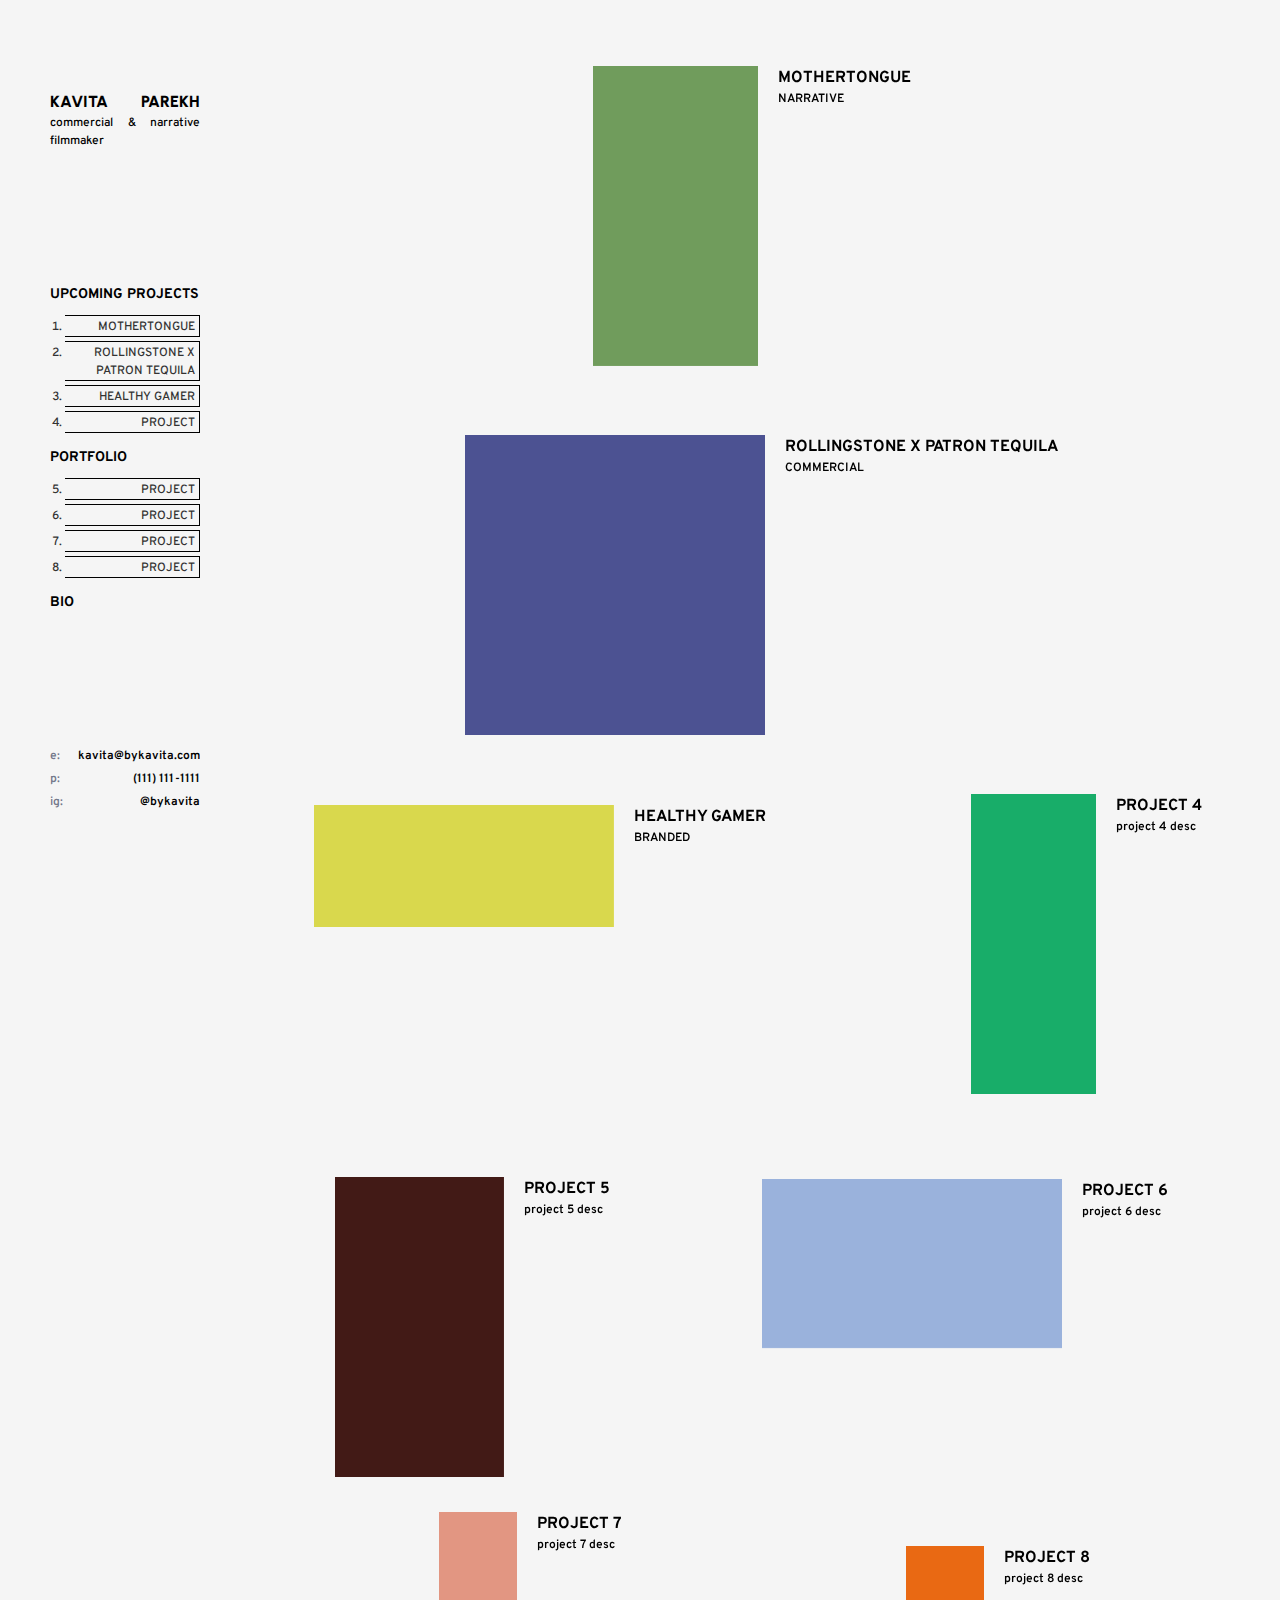
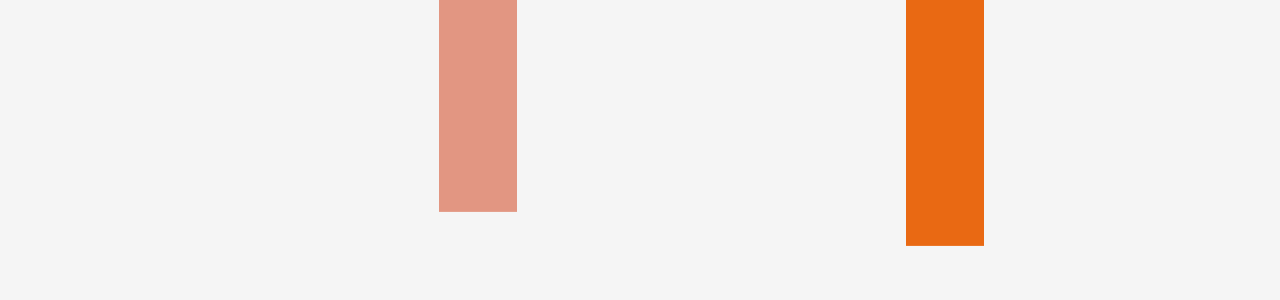
<file: index.html>
<!DOCTYPE html>
<html lang="en">
<head>
    <meta charset="UTF-8">
    <meta content="width=device-width, initial-scale=1.0" name="viewport">
    <title>BY KAVITA</title>
    <meta name="description" content="description">
    <link href="assets/icons/favicon.png" rel="icon" type="image/x-icon">
    <link href="css/style.css" rel="stylesheet">
    <link href="css/index_style.css" rel="stylesheet">
</head>

<!-- Google tag (gtag.js) -->
<script async src="https://www.googletagmanager.com/gtag/js?id=G-DZ81X3EHLP"></script>
<script>
    window.dataLayer = window.dataLayer || [];
    function gtag(){dataLayer.push(arguments);}
    gtag('js', new Date());

    gtag('config', 'G-DZ81X3EHLP');
</script>

<body>
<!-- HEADER/SIDEBAR -->
<header class="header-flex-container">
    <!-- TITLE/NAVBAR -->
    <div class="sub-header-flex-container header-flex-item">
        <h1 class="sub-header-flex-item" id="title">
            <!--<a href="."><img src="assets/signature.png" alt="KAVITA"/></a>-->
            <a href="index.html">KAVITA PAREKH</a>
        </h1>
        <h4 class="sub-header-flex-item" id="subtitle">
            commercial & narrative filmmaker
        </h4>
    </div>

    <nav class="nav-flex-container header-flex-item">
        <h3 class="nav-flex-item">UPCOMING PROJECTS</h3>
        <ol class="nav-flex-item">
            <li class="hoverable hover-item" data-hover="group1"><a class="link" href="narrative-project/index.html">MOTHERTONGUE</a></li>
            <li class="hoverable hover-item" data-hover="group2"><a class="link" href="commercial-project/index.html">ROLLINGSTONE X PATRON TEQUILA</a></li>
            <li class="hoverable hover-item" data-hover="group3"><a class="link" href="narrative-project/index.html">HEALTHY GAMER</a></li>
            <li class="hoverable hover-item" data-hover="group4"><a class="link" href="narrative-project/index.html">PROJECT</a></li>
        </ol>
        <h3 class="nav-flex-item">PORTFOLIO</h3>
        <ol class="nav-flex-item" start="5">
            <li class="hoverable hover-item" data-hover="group5"><a class="link" href="narrative-project/index.html">PROJECT</a></li>
            <li class="hoverable hover-item" data-hover="group6"><a class="link" href="narrative-project/index.html">PROJECT</a></li>
            <li class="hoverable hover-item" data-hover="group7"><a class="link" href="narrative-project/index.html">PROJECT</a></li>
            <li class="hoverable hover-item" data-hover="group8"><a class="link" href="narrative-project/index.html">PROJECT</a></li>
        </ol>

        <!-- BIO -->
        <h3 class="nav-flex-item">
            <a class="" href="bio/index.html">BIO</a>
        </h3>
    </nav>

    <!-- CONTACT/SOCIALS -->
    <div class="sub-header-flex-container header-flex-item">
        <h4 class="sub-header-flex-item" id="email">
            e: <a href="mailto:kavita@bykavita.com" target="_blank">kavita@bykavita.com</a>
        </h4>
        <h4 class="sub-header-flex-item" id="phone">
            p: <a href="tel:+1-111-111-1111" target="_blank">(111) 111-1111</a>
        </h4>
        <h4 class="sub-header-flex-item" id="instagram">
            ig: <a href="https://www.instagram.com/bykavita/" target="_blank">@bykavita</a>
        </h4>
    </div>
</header>

<!-- MAIN CONTENT -->
<div class="body-flex-container">
    <!-- HEADER OUTLINE -->
    <div class="body-flex-item"></div>

    <!-- CONTENT -->
    <section class="section-flex-container body-flex-item">
        <!-- PROJECT 1 -->
        <section class="section-flex-item hoverable hover-item" data-hover="group1" style="--x:0px; --y:0px">
            <!-- STILL/POSTER -->
            <div class="section-media">
                <a href="narrative-project/index.html">
                    <img alt="project 1 still" src="assets/solid-color-image(1).png">
                </a>
            </div>
            <!-- DESCRIPTION -->
            <div class="section-content">
                <h2 class="film-title"><a href="narrative-project/index.html">MOTHERTONGUE</a></h2>
                <h4 class="film-description">NARRATIVE</h4>
            </div>
        </section>
        <!-- PROJECT 2 -->
        <section class="section-flex-item hoverable hover-item" data-hover="group2" style="--x:9px; --y:2px">
            <!-- STILL/POSTER -->
            <div class="section-media">
                <a href="commercial-project/index.html">
                    <img alt="project 2 still" class="hoverable" src="assets/solid-color-image(2).png">
                </a>
            </div>
            <!-- DESCRIPTION -->
            <div class="section-content">
                <h2 class="film-title"><a class="hoverable" href="narrative-project/index.html">ROLLINGSTONE X PATRON TEQUILA</a></h2>
                <h4 class="film-description">COMMERCIAL</h4>
            </div>
        </section>
        <!-- PROJECT 3 -->
        <section class="section-flex-item hoverable hover-item" data-hover="group3" style="--x:-14px; --y:5px">
            <!-- STILL/POSTER -->
            <div class="section-media">
                <a href="narrative-project/index.html">
                    <img alt="project 3 still" class="hoverable" src="assets/solid-color-image(3).png">
                </a>
            </div>
            <!-- DESCRIPTION -->
            <div class="section-content">
                <h2 class="film-title"><a class="hoverable" href="narrative-project/index.html">HEALTHY GAMER</a></h2>
                <h4 class="film-description">BRANDED</h4>
            </div>
        </section>
        <!-- PROJECT 4 -->
        <section class="section-flex-item hoverable hover-item" data-hover="group4" style="--x:25px; --y:-6px">
            <!-- STILL/POSTER -->
            <div class="section-media">
                <a href="narrative-project/index.html">
                    <img alt="project 4 still" class="hoverable" src="assets/solid-color-image(4).png">
                </a>
            </div>
            <!-- DESCRIPTION -->
            <div class="section-content">
                <h2 class="film-title"><a class="hoverable" href="narrative-project/index.html">PROJECT 4</a></h2>
                <h4 class="film-description">project 4 desc</h4>
            </div>
        </section>
        <!-- PROJECT 5 -->
        <section class="section-flex-item hoverable hover-item" data-hover="group5" style="--x:6px; --y:10px">
            <!-- STILL/POSTER -->
            <div class="section-media">
                <a href="narrative-project/index.html">
                    <img alt="project 5 still" class="hoverable" src="assets/solid-color-image(5).png">
                </a>
            </div>
            <!-- DESCRIPTION -->
            <div class="section-content">
                <h2 class="film-title"><a class="hoverable" href="narrative-project/index.html">PROJECT 5</a></h2>
                <h4 class="film-description">project 5 desc</h4>
            </div>
        </section>
        <!-- PROJECT 6 -->
        <section class="section-flex-item hoverable hover-item" data-hover="group6" style="--x:-8px; --y:12px">
            <!-- STILL/POSTER -->
            <div class="section-media">
                <a href="narrative-project/index.html">
                    <img alt="project 6 still" class="hoverable" src="assets/solid-color-image(6).png">
                </a>
            </div>
            <!-- DESCRIPTION -->
            <div class="section-content">
                <h2 class="film-title"><a class="hoverable" href="narrative-project/index.html">PROJECT 6</a></h2>
                <h4 class="film-description">project 6 desc</h4>
            </div>
        </section>
        <!-- PROJECT 7 -->
        <section class="section-flex-item hoverable hover-item" data-hover="group7" style="--x:32px; --y:-22px">
            <!-- STILL/POSTER -->
            <div class="section-media">
                <a href="narrative-project/index.html">
                    <img alt="project 7 still" class="hoverable" src="assets/solid-color-image(7).png">
                </a>
            </div>
            <!-- DESCRIPTION -->
            <div class="section-content">
                <h2 class="film-title"><a class="hoverable" href="narrative-project/index.html">PROJECT 7</a></h2>
                <h4 class="film-description">project 7 desc</h4>
            </div>
        </section>
        <!-- PROJECT 8 -->
        <section class="section-flex-item hoverable hover-item" data-hover="group8" style="--x:-8px; --y:12px">
            <!-- STILL/POSTER -->
            <div class="section-media">
                <a href="narrative-project/index.html">
                    <img alt="project 8 still" class="hoverable" src="assets/solid-color-image(8).png">
                </a>
            </div>
            <!-- DESCRIPTION -->
            <div class="section-content">
                <h2 class="film-title"><a class="hoverable" href="narrative-project/index.html">PROJECT 8</a></h2>
                <h4 class="film-description">project 8 desc</h4>
            </div>
        </section>
    </section>
    <!-- BUFFER -->
    <div class="body-flex-item"></div>
</div>
<script src="script.js"></script>
</body>
</html>
</file>
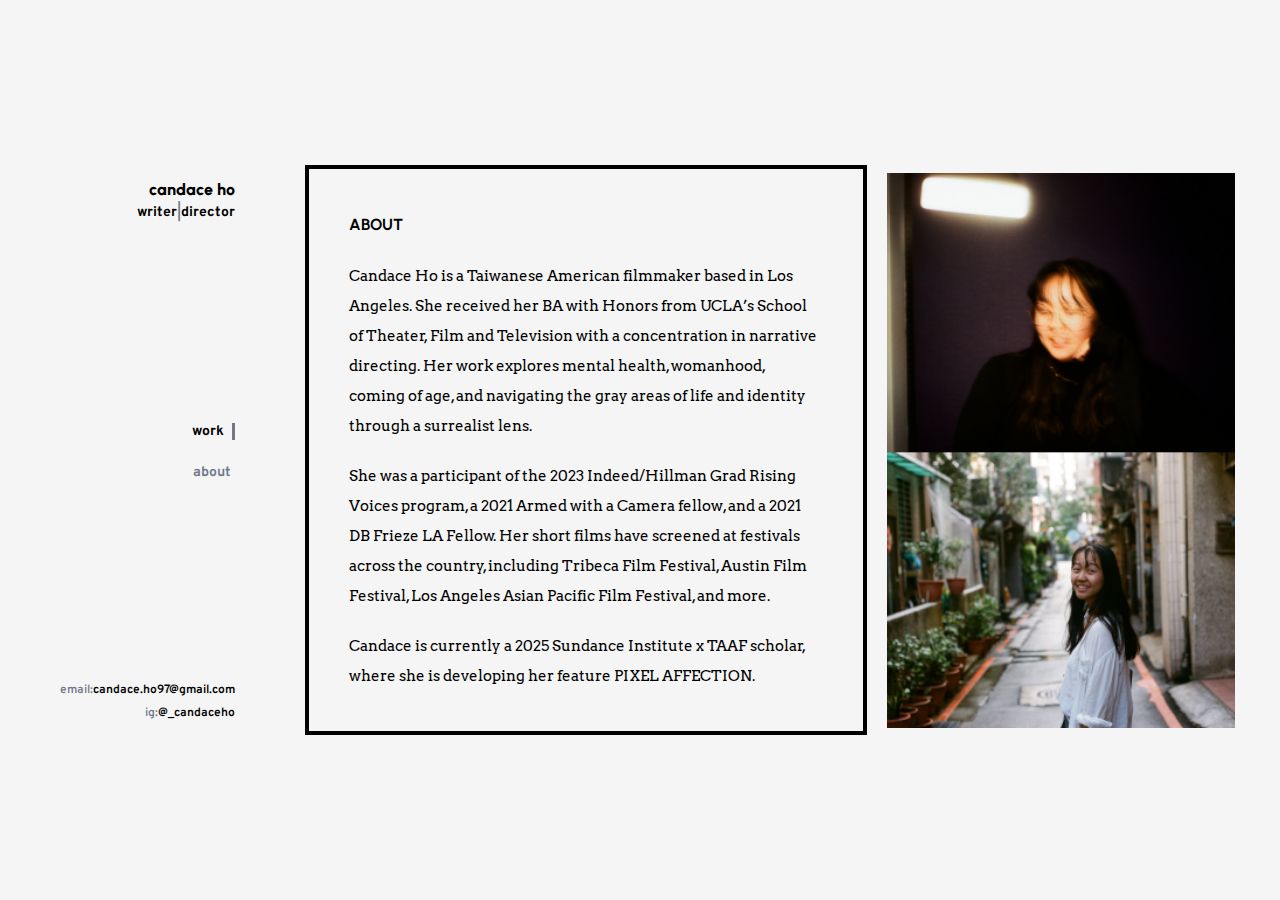
<file: about/index.html>
<!DOCTYPE html>
<html lang="en">
<head>
    <meta charset="UTF-8">
    <meta content="width=device-width, initial-scale=1.0" name="viewport">
    <title>CANDACE HO | ABOUT</title>
    <link href="/assets/icons/favicon.png" rel="icon" type="image/x-icon">
    <link href="/css/style.css" rel="stylesheet">
    <link href="/css/about_page_style.css" rel="stylesheet">
    <link rel="preload" href="/assets/about/about_strip_h.webp" as="image">
    <link rel="preload" href="/assets/about/about_strip_v.webp" as="image">
</head>

<!-- Google tag (gtag.js) -->
<script async src="https://www.googletagmanager.com/gtag/js?id=G-DZ81X3EHLP"></script>
<script>
    window.dataLayer = window.dataLayer || [];
    function gtag(){dataLayer.push(arguments);}
    gtag('js', new Date());

    gtag('config', 'G-DZ81X3EHLP');
</script>

<body>
<!-- HEADER/SIDEBAR -->
<header class="header-flex-container">
    <!-- TITLE/NAVBAR -->
    <div class="sub-header-flex-container header-flex-item">
        <h1 class="sub-header-flex-item" id="title">
            <a href="../">candace ho</a>
        </h1>
        <h3 class="sub-header-flex-item">
            writer <b>|</b> director
        </h3>
    </div>

    <div class="sub-header-flex-container header-flex-item">
        <nav class="nav-flex-container sub-header-flex-item">
            <h3 class="nav-flex-item"><a class="hoverable non-current-link " href="../">work</a></h3>
            <h3 class="nav-flex-item"><a class="hoverable current-link" href=".">about</a></h3>
        </nav>
    </div>

    <!-- CONTACT/SOCIALS -->
    <div class="sub-header-flex-container header-flex-item">
        <h4 class="sub-header-flex-item" id="email">
            email:<br>
            <a href="mailto:candace.ho97@gmail.com" target="_blank">candace.ho97@gmail.com</a>
        </h4>
        <h4 class="sub-header-flex-item" id="instagram">
            ig:<br>
            <a href="https://www.instagram.com/_candaceho/" target="_blank">@_candaceho</a>
        </h4>
    </div>
</header>

<!-- MAIN CONTENT -->
<div class="body-flex-container">
    <!-- HEADER OUTLINE -->
    <div class="body-flex-item"></div>
    <div class="sub-body-flex-container body-flex-item">
        <div class="bio sub-body-flex-item">
            <h2><b>ABOUT</b></h2>
            <p>
                Candace Ho is a Taiwanese American filmmaker based in Los Angeles. She received her BA with Honors from UCLA’s School of Theater, Film and Television with a concentration in narrative directing. Her work explores mental health, womanhood, coming of age, and navigating the gray areas of life and identity through a surrealist lens.
            </p>
            <p>
                She was a participant of the 2023 Indeed/Hillman Grad Rising Voices program, a 2021 Armed with a Camera fellow, and a 2021 DB Frieze LA Fellow. Her short films have screened at festivals across the country, including Tribeca Film Festival, Austin Film Festival, Los Angeles Asian Pacific Film Festival, and more.
            </p>
            <p>
                Candace is currently a 2025 Sundance Institute x TAAF scholar, where she is developing her feature PIXEL AFFECTION.
            </p>
            <div class="socials-flex-container">
                <h2><b>CONTACT</b></h2>
                <p class="socials-flex-item">
                    email:
                    <a href="mailto:candace.ho97@gmail.com" target="_blank">candace.ho97@gmail.com</a>
                </p>
                <p class="socials-flex-item">
                    ig:
                    <a href="https://www.instagram.com/_candaceho/" target="_blank">@_candaceho</a>
                </p>
            </div>
        </div>
        <div class="headshot sub-body-flex-item">
            <img width="362" height="555" class="vert" alt="headshot" src="/assets/about/strip_v.webp">
            <img width="756" height="493" class="horiz" alt="headshot" src="/assets/about/about_strip_h.webp">
        </div>
    </div>
</div>
</body>
</html>
</file>
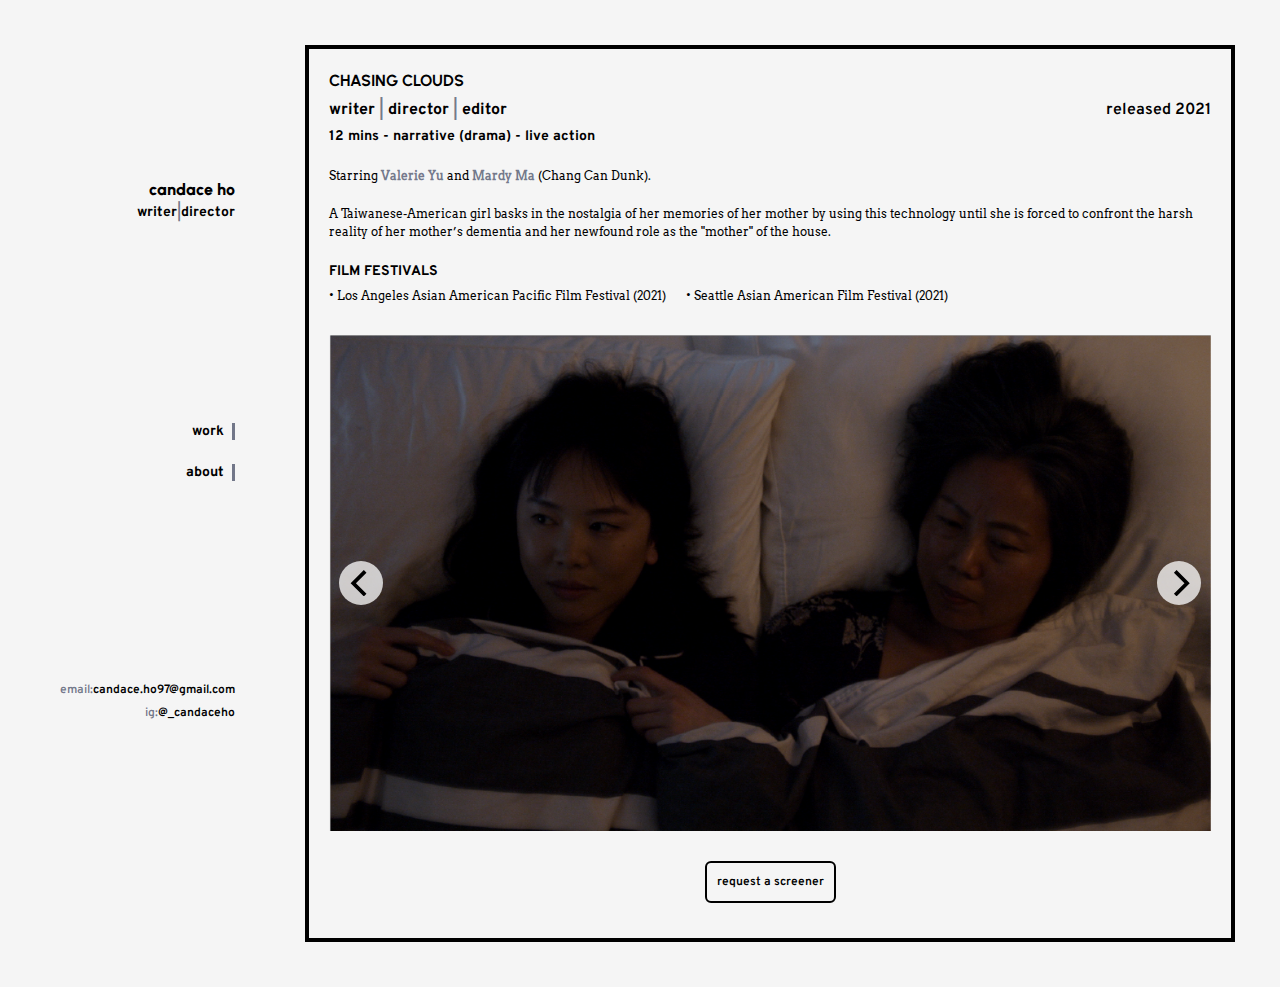
<file: chasing_clouds/index.html>
<!DOCTYPE html>
<html lang="en">
<head>
    <meta charset="UTF-8">
    <meta content="width=device-width, initial-scale=1.0" name="viewport">
    <title>CANDACE HO | CHASING CLOUDS</title>
    <meta name="description" content="A Taiwanese-American girl basks in the nostalgia of her memories of her mother by using this technology until she is forced to confront the harsh reality of her mother’s dementia and her newfound role as the 'mother' of the house.">
    <link href="/assets/icons/favicon.png" rel="icon" type="image/x-icon">
    <link href="/css/style.css" rel="stylesheet">
    <link href="/css/film_page_style.css" rel="stylesheet">
    <link rel="stylesheet" href="/css/flickity.min.css" media="screen">
    <link rel="preload" href="/assets/chasing_clouds/stills/chasing_clouds_still_1_opt.webp" as="image">
</head>

<!-- Google tag (gtag.js) -->
<script async src="https://www.googletagmanager.com/gtag/js?id=G-DZ81X3EHLP"></script>
<script>
    window.dataLayer = window.dataLayer || [];
    function gtag(){dataLayer.push(arguments);}
    gtag('js', new Date());

    gtag('config', 'G-DZ81X3EHLP');
</script>

<body>
<!-- HEADER/SIDEBAR -->
<header class="header-flex-container">
    <!-- TITLE/NAVBAR -->
    <div class="sub-header-flex-container header-flex-item">
        <h1 class="sub-header-flex-item" id="title">
            <a href="../">candace ho</a>
        </h1>
        <h3 class="sub-header-flex-item">
            writer <b>|</b> director
        </h3>
    </div>

    <div class="sub-header-flex-container header-flex-item">
        <nav class="nav-flex-container sub-header-flex-item">
            <h3 class="nav-flex-item"><a class="hoverable non-current-link" href="../">work</a></h3>
            <h3 class="nav-flex-item"><a class="hoverable non-current-link" href="../about">about</a></h3>
        </nav>
    </div>

    <!-- CONTACT/SOCIALS -->
    <div class="sub-header-flex-container header-flex-item">
        <h4 class="sub-header-flex-item" id="email">
            email:<br>
            <a href="mailto:candace.ho97@gmail.com" target="_blank">candace.ho97@gmail.com</a>
        </h4>
        <h4 class="sub-header-flex-item" id="instagram">
            ig:<br>
            <a href="https://www.instagram.com/_candaceho/" target="_blank">@_candaceho</a>
        </h4>
    </div>
</header>

<!-- MAIN CONTENT -->
<div class="body-flex-container">
    <!-- HEADER OUTLINE -->
    <div class="body-flex-item"></div>
    <div class="sub-body-flex-container body-flex-item">
        <div class="sub-body-flex-item" id="film-title">
            <h2>CHASING CLOUDS</h2>
        </div>
        <div class="sub-body-flex-item" id="film-role">
            writer <b>|</b> director <b>|</b> editor
        </div>
        <div class="sub-body-flex-item" id="film-release">
            released 2021
        </div>
        <div class="sub-body-flex-item" id="film-description">
            <h3>12 mins - narrative (drama) - live action</h3>
        </div>
        <div class="sub-body-flex-item" id="film-cast">
            <p>
                Starring <b>Valerie Yu</b> and <b>Mardy Ma</b> (Chang Can Dunk).
            </p>
        </div>
        <div class="sub-body-flex-item" id="film-logline">
            <p>
                A Taiwanese-American girl basks in the nostalgia of her memories of her mother by using this technology
                until she is forced to confront the harsh reality of her mother’s dementia and her newfound role as the
                "mother" of the house.
            </p>
        </div>
        <div class="sub-body-flex-item" id="film-festivals">
            <h3>FILM FESTIVALS</h3>
            <div class="festivals-container">
                <div class="festival">
                    <p>
                        • Los Angeles Asian American Pacific Film Festival (2021)
                    </p>
                </div>
                <div class="festival">
                    <p>
                        • Seattle Asian American Film Festival (2021)
                    </p>
                </div>
                <div class="festival-break"></div>
            </div>
        </div>
        <div class="media-container sub-body-flex-item">
            <div style="aspect-ratio:16/9;" class="main-gallery js-flickity"
                 data-flickity-options='{ "cellAlign": "center" , "contain": true , "pageDots": false , "wrapAround": true , "imagesLoaded": true }'>
                <div class="gallery-cell">
                    <img alt="chasing clouds still" src="/assets/chasing_clouds/stills/chasing_clouds_still_1_opt.webp">
                </div>
                <div class="gallery-cell">
                    <img alt="chasing clouds still" src="/assets/chasing_clouds/stills/chasing_clouds_still_2_opt.webp">
                </div>
                <div class="gallery-cell">
                    <img alt="chasing clouds still" src="/assets/chasing_clouds/stills/chasing_clouds_still_3_opt.webp">
                </div>
            </div>
        </div>
        <div class="sub-body-flex-item" id="film-screener-request">
            <a href="mailto:candace.ho97@gmail.com">
                <h4>request a screener</h4>
            </a>
        </div>
    </div>
    <!-- BUFFER -->
    <div class="body-flex-item"></div>
</div>
<script src="/js/flickity.pkgd.min.js"></script>
</body>
</html>
</file>
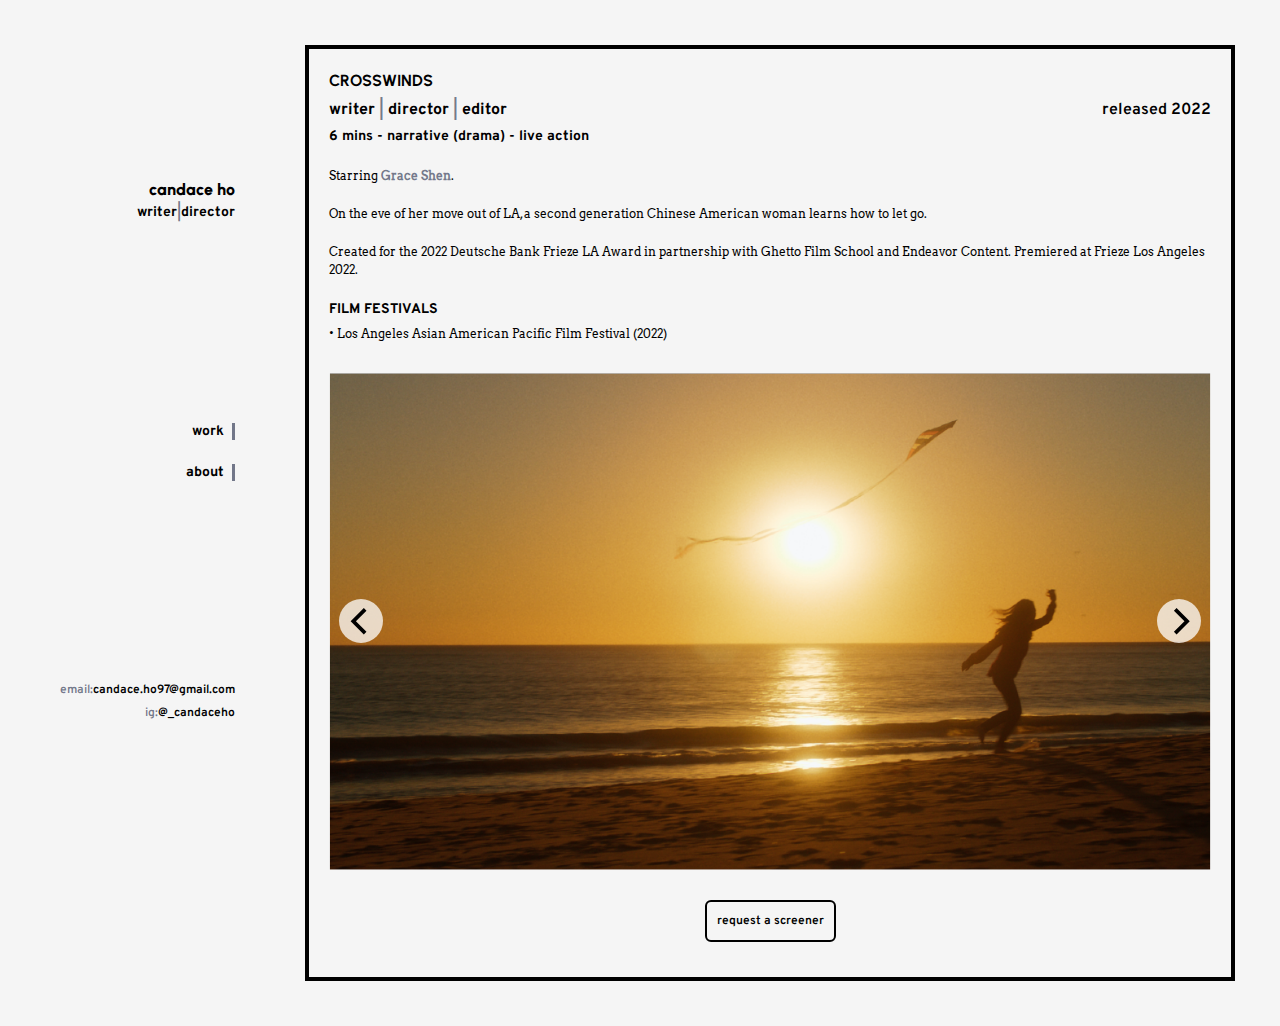
<file: crosswinds/index.html>
<!DOCTYPE html>
<html lang="en">
<head>
    <meta charset="UTF-8">
    <meta content="width=device-width, initial-scale=1.0" name="viewport">
    <title>CANDACE HO | CROSSWINDS</title>
    <meta name="description" content="As she prepares to move out of LA, a second generation Chinese American woman learns how to let go.">
    <link href="/assets/icons/favicon.png" rel="icon" type="image/x-icon">
    <link href="/css/style.css" rel="stylesheet">
    <link href="/css/film_page_style.css" rel="stylesheet">
    <link rel="stylesheet" href="/css/flickity.min.css" media="screen">
    <link rel="preload" href="/assets/crosswinds/stills/crosswinds_still_1_opt.webp" as="image">
</head>

<!-- Google tag (gtag.js) -->
<script async src="https://www.googletagmanager.com/gtag/js?id=G-DZ81X3EHLP"></script>
<script>
    window.dataLayer = window.dataLayer || [];
    function gtag(){dataLayer.push(arguments);}
    gtag('js', new Date());

    gtag('config', 'G-DZ81X3EHLP');
</script>

<body>
<!-- HEADER/SIDEBAR -->
<header class="header-flex-container">
    <!-- TITLE/NAVBAR -->
    <div class="sub-header-flex-container header-flex-item">
        <h1 class="sub-header-flex-item" id="title">
            <a href="../">candace ho</a>
        </h1>
        <h3 class="sub-header-flex-item">
            writer <b>|</b> director
        </h3>
    </div>

    <div class="sub-header-flex-container header-flex-item">
        <nav class="nav-flex-container sub-header-flex-item">
            <h3 class="nav-flex-item"><a class="hoverable non-current-link" href="../">work</a></h3>
            <h3 class="nav-flex-item"><a class="hoverable non-current-link" href="../about">about</a></h3>
        </nav>
    </div>

    <!-- CONTACT/SOCIALS -->
    <div class="sub-header-flex-container header-flex-item">
        <h4 class="sub-header-flex-item" id="email">
            email:<br>
            <a href="mailto:candace.ho97@gmail.com" target="_blank">candace.ho97@gmail.com</a>
        </h4>
        <h4 class="sub-header-flex-item" id="instagram">
            ig:<br>
            <a href="https://www.instagram.com/_candaceho/" target="_blank">@_candaceho</a>
        </h4>
    </div>
</header>

<!-- MAIN CONTENT -->
<div class="body-flex-container">
    <!-- HEADER OUTLINE -->
    <div class="body-flex-item"></div>
    <div class="sub-body-flex-container body-flex-item">
        <div class="sub-body-flex-item" id="film-title">
            <h2>CROSSWINDS</h2>
        </div>
        <div class="sub-body-flex-item" id="film-role">
            writer <b>|</b> director <b>|</b> editor
        </div>
        <div class="sub-body-flex-item" id="film-release">
            released 2022
        </div>
        <div class="sub-body-flex-item" id="film-description">
            <h3>6 mins - narrative (drama) - live action</h3>
        </div>
        <div class="sub-body-flex-item" id="film-cast">
            <p>
                Starring <b>Grace Shen</b>.
            </p>
        </div>
        <div class="sub-body-flex-item" id="film-logline">
            <p>
                On the eve of her move out of LA, a second generation Chinese American woman learns
                how to let go.
            </p>
        </div>
        <div class="extra-content sub-body-flex-item">
            <p>
                Created for the 2022 Deutsche Bank Frieze LA Award in partnership with Ghetto Film School
                and Endeavor Content. Premiered at Frieze Los Angeles 2022.
            </p>
        </div>
        <div class="sub-body-flex-item" id="film-festivals">
            <h3>FILM FESTIVALS</h3>
            <div class="festivals-container">
                <div class="festival">
                    <p>
                        • Los Angeles Asian American Pacific Film Festival (2022)
                    </p>
                </div>
                <div class="festival-break"></div>
            </div>
        </div>
        <div class="media-container sub-body-flex-item">
            <!--<div style="background-color:black;margin-bottom:5px;padding:56.25% 0 0 0;position:relative;">
                <iframe allow="autoplay; fullscreen; picture-in-picture"
                        allowfullscreen frameborder="0" src="https://player.vimeo.com/video/681168189?h=25dd599de0&amp;badge=0&amp;autopause=0&amp;player_id=0&amp;app_id=58479"
                        style="position:absolute;top:0;left:0;width:100%;height:100%;" title="Crosswinds"></iframe>
            </div>-->
            <div style="aspect-ratio:16/9;" class="main-gallery js-flickity"
                 data-flickity-options='{ "cellAlign": "center" , "contain": true , "pageDots": false , "wrapAround": true , "imagesLoaded": true }'>
                <div class="gallery-cell">
                    <img alt="crosswinds still" src="/assets/crosswinds/stills/crosswinds_still_1_opt.webp">
                </div>
                <div class="gallery-cell">
                    <img alt="crosswinds still" src="/assets/crosswinds/stills/crosswinds_still_2_opt.webp">
                </div>
                <div class="gallery-cell">
                    <img alt="crosswinds still" src="/assets/crosswinds/stills/crosswinds_still_3_opt.webp">
                </div>
            </div>
        </div>
        <div class="sub-body-flex-item" id="film-screener-request">
            <a href="mailto:candace.ho97@gmail.com">
                <h4>request a screener</h4>
            </a>
        </div>
    </div>
    <!-- BUFFER -->
    <div class="body-flex-item"></div>
</div>
<script src="https://player.vimeo.com/api/player.js"></script>
<script src="/js/flickity.pkgd.min.js"></script>
</body>
</html>
</file>
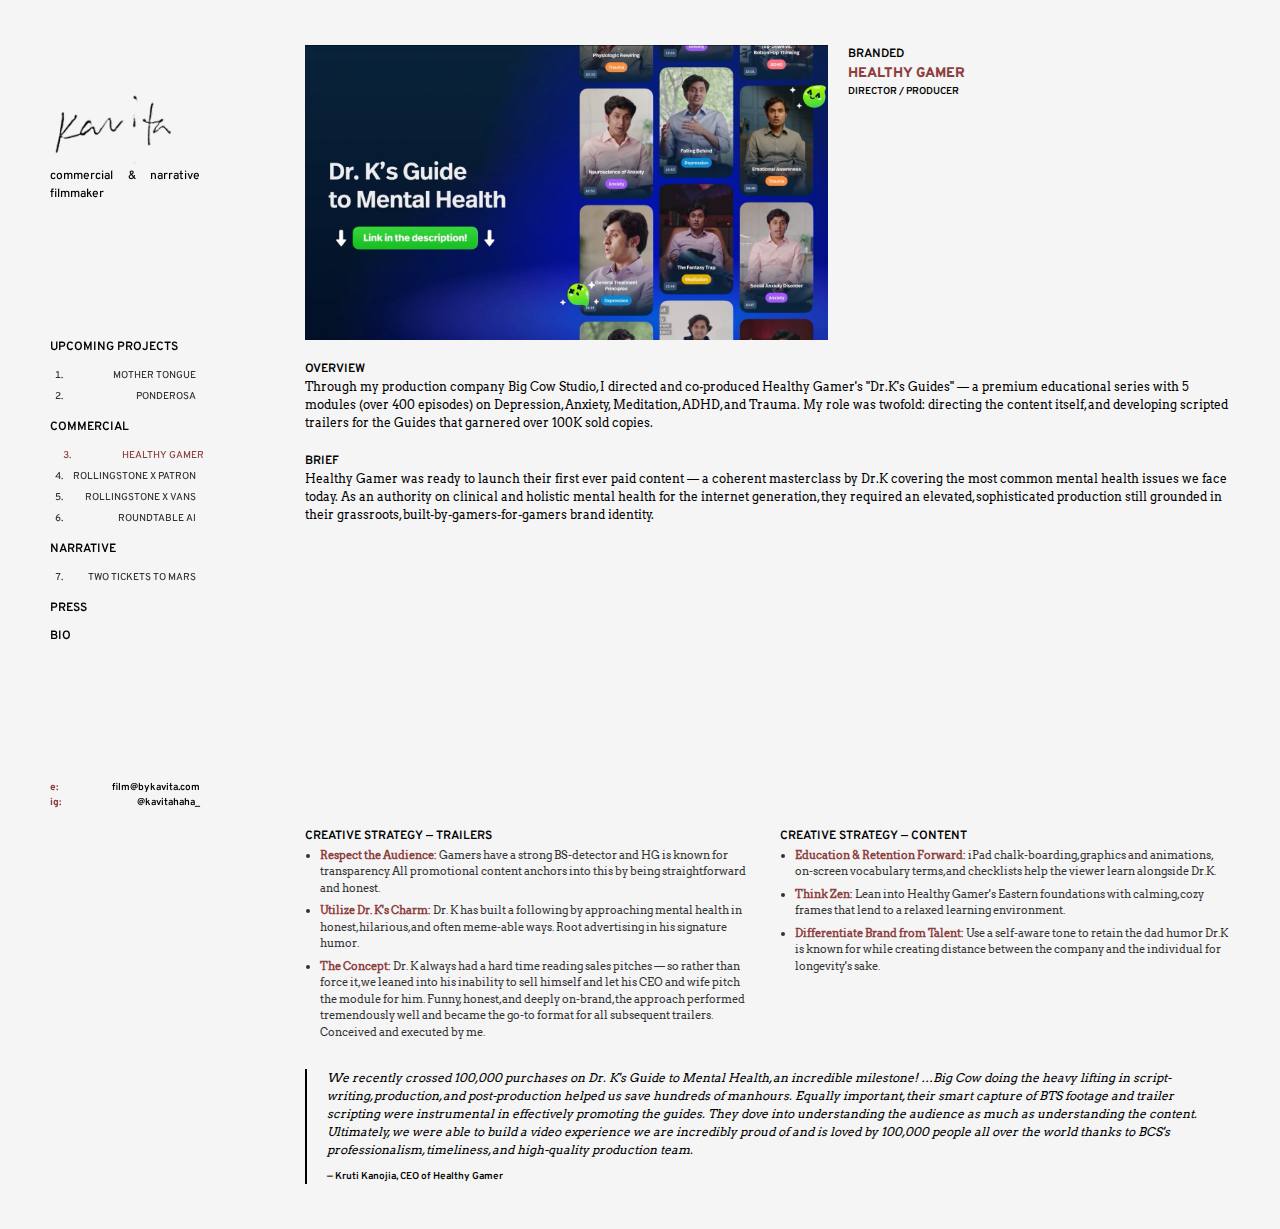
<file: healthy-gamer/index.html>
<!DOCTYPE html>
<html lang="en">
<head>
    <meta charset="UTF-8">
    <meta content="width=device-width, initial-scale=1.0" name="viewport">
    <title>BY KAVITA | COMMERCIAL PROJECT</title>
    <meta name="description" content="Healthy Gamer — Kavita Parekh directed and produced Dr. K's Guides, a 400-episode premium mental health education series that reached over 100,000 viewers worldwide.">
    <link rel="icon" type="image/x-icon" href="../assets/favicon/favicon.ico">
    <link rel="icon" type="image/png" sizes="32x32" href="../assets/favicon/favicon-32x32.png">
    <link rel="icon" type="image/png" sizes="16x16" href="../assets/favicon/favicon-16x16.png">
    <link href="../css/common_style.css" rel="stylesheet">
    <link href="../css/header_style.css" rel="stylesheet">
    <link href="../css/main_style.css" rel="stylesheet">
    <link href="../css/branded_style.css" rel="stylesheet">
</head>

<!-- Google tag (gtag.js) -->
<script async src="https://www.googletagmanager.com/gtag/js?id=G-DZ81X3EHLP"></script>
<script>
    window.dataLayer = window.dataLayer || [];
    function gtag(){dataLayer.push(arguments);}
    gtag('js', new Date());

    gtag('config', 'G-DZ81X3EHLP');
</script>


<body>
<!-- HEADER/SIDEBAR -->
<header class="header-flex-container">
    <!-- TITLE/NAVBAR -->
    <div class="sub-header-flex-container header-flex-item">
        <h1 class="sub-header-flex-item" id="title">
            <a href="../index.html"><img src="../assets/icons/kavitalogo.png" alt="Kavita"></a>
        </h1>
        <h4 class="sub-header-flex-item" id="subtitle">
            commercial & narrative filmmaker
        </h4>
    </div>

    <nav class="nav-flex-container header-flex-item">
        <h4 class="nav-flex-item">UPCOMING PROJECTS</h4>
        <ol class="nav-flex-item">
            <li class="hoverable"><a class="link" href="../mothertongue/index.html">MOTHER TONGUE</a></li>
            <li class="hoverable hover-item" data-hover="group6"><a class="link" href="../ponderosa/index.html">PONDEROSA</a></li>
        </ol>
        <h4 class="nav-flex-item">COMMERCIAL</h4>
        <ol class="nav-flex-item" start="3">
            <li class="hoverable active"><a class="link" href=".">HEALTHY GAMER</a></li>
            <li class="hoverable hover-item" data-hover="group3"><a class="link" href="../rolling-stone-x-patron/index.html">ROLLINGSTONE X PATRON</a></li>
            <li class="hoverable hover-item" data-hover="group4"><a class="link" href="../rolling-stone-x-vans/index.html">ROLLINGSTONE X VANS</a></li>
            <li class="hoverable hover-item" data-hover="group5"><a class="link" href="../roundtable-ai/index.html">ROUNDTABLE AI</a></li>
        </ol>
        <h4 class="nav-flex-item">NARRATIVE</h4>
        <ol class="nav-flex-item" start="7">
            <li class="hoverable hover-item" data-hover="group7"><a class="link" href="../two-tickets-to-mars/index.html">TWO TICKETS TO MARS</a></li>
        </ol>

        <!-- PRESS -->
        <h4 class="nav-flex-item" id="press">
            <a class="hoverable" href="../press/index.html">PRESS</a>
        </h4>

        <!-- BIO -->
        <h4 class="nav-flex-item" id="bio">
            <a class="hoverable" href="../bio/index.html">BIO</a>
        </h4>
    </nav>

    <!-- CONTACT/SOCIALS -->
    <div class="sub-header-flex-container header-flex-item">
        <h5 class="sub-header-flex-item" id="email">
            <b>e:</b> <a href="mailto:film@bykavita.com" target="_blank">film@bykavita.com</a>
        </h5>
        <h5 class="sub-header-flex-item" id="instagram">
            <b>ig:</b> <a href="https://www.instagram.com/kavitahaha_" target="_blank">@kavitahaha_</a>
        </h5>
    </div>
    <button class="menu-toggle" id="menu-toggle" aria-label="Open menu">
        <span></span>
        <span></span>
        <span></span>
    </button>
</header>

<!-- MOBILE MENU -->
<div class="mobile-menu" id="mobile-menu">
    <button class="mobile-menu-close" id="mobile-menu-close">&times;</button>
    <nav class="nav-flex-container">
        <h4 class="nav-flex-item">UPCOMING PROJECTS</h4>
        <ol class="nav-flex-item">
            <li class="hoverable"><a class="link" href="../mothertongue/index.html">MOTHER TONGUE</a></li>
            <li class="hoverable"><a class="link" href="../ponderosa/index.html">PONDEROSA</a></li>
        </ol>
        <h4 class="nav-flex-item">COMMERCIAL</h4>
        <ol class="nav-flex-item" start="3">
            <li class="hoverable"><a class="link" href="../healthy-gamer/index.html">HEALTHY GAMER</a></li>
            <li class="hoverable"><a class="link" href="../rolling-stone-x-patron/index.html">ROLLINGSTONE X PATRON</a></li>
            <li class="hoverable"><a class="link" href="../rolling-stone-x-vans/index.html">ROLLINGSTONE X VANS</a></li>
            <li class="hoverable"><a class="link" href="../roundtable-ai/index.html">ROUNDTABLE AI</a></li>
        </ol>
        <h4 class="nav-flex-item">NARRATIVE</h4>
        <ol class="nav-flex-item" start="7">
            <li class="hoverable"><a class="link" href="../two-tickets-to-mars/index.html">TWO TICKETS TO MARS</a></li>
        </ol>
        <h4 class="nav-flex-item"><a class="hoverable" href="../press/index.html">PRESS</a></h4>
        <h4 class="nav-flex-item"><a class="hoverable" href="../bio/index.html">BIO</a></h4>
    </nav>
    <div class="mobile-menu-contact">
        <h5><b>e:</b> <a href="mailto:film@bykavita.com" target="_blank">film@bykavita.com</a></h5>
        <h5><b>ig:</b> <a href="https://www.instagram.com/kavitahaha_" target="_blank">@kavitahaha_</a></h5>
    </div>
</div>
<div class="mobile-menu-overlay" id="mobile-menu-overlay"></div>

<!-- MAIN CONTENT -->
<div class="body-flex-container">
    <!-- HEADER OUTLINE -->
    <div class="body-flex-item"></div>
    <div class="main-flex-container body-flex-item">
        <div class="main-flex-row">
            <div class="media-container row-flex-item">
                <img alt="" class="hoverable" src="../assets/healthy-gamer/HT-Thumbnail.png"/>
            </div>

            <!-- PROJECT INFO -->
            <div class="content-container row-flex-item">
                <div class="content-flex-item" id="project-title">
                    <h4>BRANDED</h4>
                    <h3><b>HEALTHY GAMER</b></h3>
                    <h5>DIRECTOR / PRODUCER</h5>
                </div>
            </div>
        </div>

        <div class="main-flex-row">
            <div class="content-container row-flex-item" id="project-overview">
                <h4>OVERVIEW</h4>
                <p>
                    Through my production company Big Cow Studio, I directed and co-produced Healthy Gamer's "Dr.K's Guides" — a premium educational series with 5 modules (over 400 episodes) on Depression, Anxiety, Meditation, ADHD, and Trauma. My role was twofold: directing the content itself, and developing scripted trailers for the Guides that garnered over 100K sold copies.
                </p>
            </div>
        </div>
        <div class="main-flex-row">
            <div class="content-container row-flex-item" id="project-brief">
                <h4>BRIEF</h4>
                <p>
                    Healthy Gamer was ready to launch their first ever paid content — a coherent masterclass by Dr.K covering the most common mental health issues we face today. As an authority on clinical and holistic mental health for the internet generation, they required an elevated, sophisticated production still grounded in their grassroots, built-by-gamers-for-gamers brand identity.
                </p>
            </div>
        </div>

        <div class="main-flex-row double-video">
            <div class="media-container row-flex-item">
                <iframe
                        src="https://www.youtube.com/embed/boCT4IbZPpQ"
                        style="width: 100%; aspect-ratio: 16 / 9; border: none;"
                        allow="accelerometer; autoplay; clipboard-write; encrypted-media; gyroscope; picture-in-picture"
                        allowfullscreen
                        loading="lazy"
                        title="Descriptive title for accessibility"
                ></iframe>
            </div>

            <div class="media-container row-flex-item">
                <iframe
                        src="https://www.youtube.com/embed/MTrfaHSTnAM"
                        style="width: 100%; aspect-ratio: 16 / 9; border: none;"
                        allow="accelerometer; autoplay; clipboard-write; encrypted-media; gyroscope; picture-in-picture"
                        allowfullscreen
                        loading="lazy"
                        title="Descriptive title for accessibility"
                ></iframe>
            </div>
        </div>

        <div class="main-flex-row">
            <!-- CREATIVE STRATEGY - TRAILER -->
            <div class="content-container row-flex-item">
                <div class="content-flex-item">
                    <h4>CREATIVE STRATEGY — TRAILERS</h4>
                    <ul>
                        <li>
                            <b>Respect the Audience:</b> Gamers have a strong BS-detector and HG is known for transparency. All promotional content anchors into this by being straightforward and honest.
                        </li>
                        <li>
                            <b>Utilize Dr. K's Charm:</b> Dr. K has built a following by approaching mental health in honest, hilarious, and often meme-able ways. Root advertising in his signature humor.
                        </li>
                        <li>
                            <b>The Concept:</b> Dr. K always had a hard time reading sales pitches — so rather than force it, we leaned into his inability to sell himself and let his CEO and wife pitch the module for him. Funny, honest, and deeply on-brand, the approach performed tremendously well and became the go-to format for all subsequent trailers. Conceived and executed by me.
                        </li>
                    </ul>
                </div>
            </div>

            <!-- CREATIVE STRATEGY - CONTENT -->
            <div class="content-container row-flex-item">
                <div class="content-flex-item">
                    <h4>CREATIVE STRATEGY — CONTENT</h4>
                    <ul>
                        <li>
                            <b>Education &amp; Retention Forward:</b> iPad chalk-boarding, graphics and animations, on-screen vocabulary terms, and checklists help the viewer learn alongside Dr.K.
                        </li>
                        <li>
                            <b>Think Zen:</b> Lean into Healthy Gamer's Eastern foundations with calming, cozy frames that lend to a relaxed learning environment.
                        </li>
                        <li>
                            <b>Differentiate Brand from Talent:</b> Use a self-aware tone to retain the dad humor Dr.K is known for while creating distance between the company and the individual for longevity's sake.
                        </li>
                    </ul>
                </div>
            </div>
        </div>

        <div class="main-flex-row">
            <!-- TESTIMONIALS -->
            <div class="content-container row-flex-item">
                <div class="content-flex-item" id="project-testimonials">
                    <p>
                        <i>We recently crossed 100,000 purchases on Dr. K's Guide to Mental Health, an incredible milestone! …Big Cow doing the heavy lifting in script-writing, production, and post-production helped us save hundreds of manhours. Equally important, their smart capture of BTS footage and trailer scripting were instrumental in effectively promoting the guides. They dove into understanding the audience as much as understanding the content. Ultimately, we were able to build a video experience we are incredibly proud of and is loved by 100,000 people all over the world thanks to BCS's professionalism, timeliness, and high-quality production team.</i>
                    </p>
                    <h5>— Kruti Kanojia, CEO of Healthy Gamer</h5>
                </div>
            </div>
        </div>
    </div>
</div>

<script src="../js/script.js"></script>
</body>
</html>
</file>
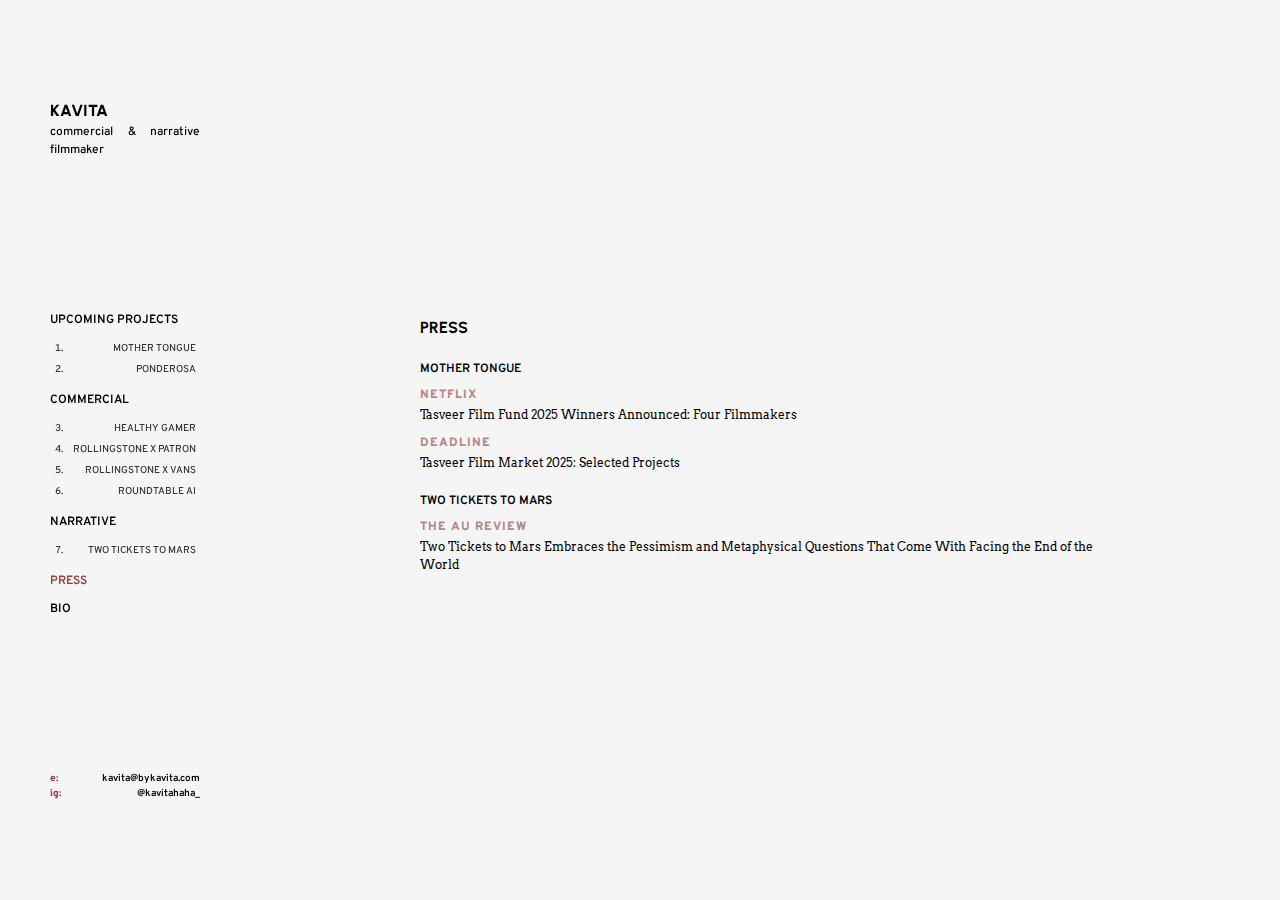
<file: press/index.html>
<!DOCTYPE html>
<html lang="en">
<head>
    <meta charset="UTF-8">
    <meta content="width=device-width, initial-scale=1.0" name="viewport">
    <title>BY KAVITA | PRESS</title>
    <meta name="description" content="Press coverage of Kavita Parekh's work — including Mothertongue and Two Tickets to Mars.">
    <link rel="icon" type="image/x-icon" href="../assets/favicon/favicon.ico">
    <link rel="icon" type="image/png" sizes="32x32" href="../assets/favicon/favicon-32x32.png">
    <link rel="icon" type="image/png" sizes="16x16" href="../assets/favicon/favicon-16x16.png">
    <link href="../css/common_style.css" rel="stylesheet">
    <link href="../css/header_style.css" rel="stylesheet">
    <link href="../css/main_style.css" rel="stylesheet">
    <link href="../css/press_style.css" rel="stylesheet">
</head>

<!-- Google tag (gtag.js) -->
<script async src="https://www.googletagmanager.com/gtag/js?id=G-DZ81X3EHLP"></script>
<script>
    window.dataLayer = window.dataLayer || [];
    function gtag(){dataLayer.push(arguments);}
    gtag('js', new Date());

    gtag('config', 'G-DZ81X3EHLP');
</script>

<body>
<!-- HEADER/SIDEBAR -->
<header class="header-flex-container">
    <!-- TITLE/NAVBAR -->
    <div class="sub-header-flex-container header-flex-item">
        <h1 class="sub-header-flex-item" id="title">
            <a href="../index.html"><span>K</span><span>A</span><span>V</span><span>I</span><span>T</span><span>A</span></a>
        </h1>
        <h4 class="sub-header-flex-item" id="subtitle">
            commercial & narrative filmmaker
        </h4>
    </div>

    <nav class="nav-flex-container header-flex-item">
        <h4 class="nav-flex-item">UPCOMING PROJECTS</h4>
        <ol class="nav-flex-item">
            <li class="hoverable hover-item" data-hover="group1"><a class="link" href="../mothertongue/index.html">MOTHER TONGUE</a></li>
            <li class="hoverable hover-item" data-hover="group6"><a class="link" href="../ponderosa/index.html">PONDEROSA</a></li>
        </ol>
        <h4 class="nav-flex-item">COMMERCIAL</h4>
        <ol class="nav-flex-item" start="3">
            <li class="hoverable hover-item" data-hover="group2"><a class="link" href="../healthy-gamer/index.html">HEALTHY GAMER</a></li>
            <li class="hoverable hover-item" data-hover="group3"><a class="link" href="../rolling-stone-x-patron/index.html">ROLLINGSTONE X PATRON</a></li>
            <li class="hoverable hover-item" data-hover="group4"><a class="link" href="../rolling-stone-x-vans/index.html">ROLLINGSTONE X VANS</a></li>
            <li class="hoverable hover-item" data-hover="group5"><a class="link" href="../roundtable-ai/index.html">ROUNDTABLE AI</a></li>
        </ol>
        <h4 class="nav-flex-item">NARRATIVE</h4>
        <ol class="nav-flex-item" start="7">
            <li class="hoverable hover-item" data-hover="group7"><a class="link" href="../two-tickets-to-mars/index.html">TWO TICKETS TO MARS</a></li>
        </ol>

        <!-- PRESS -->
        <h4 class="nav-flex-item" id="press">
            <a class="hoverable active" href=".">PRESS</a>
        </h4>

        <!-- BIO -->
        <h4 class="nav-flex-item" id="bio">
            <a class="hoverable" href="../bio/index.html">BIO</a>
        </h4>
    </nav>

    <!-- CONTACT/SOCIALS -->
    <div class="sub-header-flex-container header-flex-item">
        <h5 class="sub-header-flex-item" id="email">
            <b>e:</b> <a href="mailto:kavita@bykavita.com" target="_blank">kavita@bykavita.com</a>
        </h5>
        <h5 class="sub-header-flex-item" id="instagram">
            <b>ig:</b> <a href="https://www.instagram.com/kavitahaha_" target="_blank">@kavitahaha_</a>
        </h5>
    </div>
    <button class="menu-toggle" id="menu-toggle" aria-label="Open menu">
        <span></span>
        <span></span>
        <span></span>
    </button>
</header>

<!-- MOBILE MENU -->
<div class="mobile-menu" id="mobile-menu">
    <button class="mobile-menu-close" id="mobile-menu-close">&times;</button>
    <nav class="nav-flex-container">
        <h4 class="nav-flex-item">UPCOMING PROJECTS</h4>
        <ol class="nav-flex-item">
            <li class="hoverable"><a class="link" href="../mothertongue/index.html">MOTHER TONGUE</a></li>
            <li class="hoverable"><a class="link" href="../ponderosa/index.html">PONDEROSA</a></li>
        </ol>
        <h4 class="nav-flex-item">COMMERCIAL</h4>
        <ol class="nav-flex-item" start="3">
            <li class="hoverable"><a class="link" href="../healthy-gamer/index.html">HEALTHY GAMER</a></li>
            <li class="hoverable"><a class="link" href="../rolling-stone-x-patron/index.html">ROLLINGSTONE X PATRON</a></li>
            <li class="hoverable"><a class="link" href="../rolling-stone-x-vans/index.html">ROLLINGSTONE X VANS</a></li>
            <li class="hoverable"><a class="link" href="../roundtable-ai/index.html">ROUNDTABLE AI</a></li>
        </ol>
        <h4 class="nav-flex-item">NARRATIVE</h4>
        <ol class="nav-flex-item" start="7">
            <li class="hoverable"><a class="link" href="../two-tickets-to-mars/index.html">TWO TICKETS TO MARS</a></li>
        </ol>
        <h4 class="nav-flex-item"><a class="hoverable active" href=".">PRESS</a></h4>
        <h4 class="nav-flex-item"><a class="hoverable" href="../bio/index.html">BIO</a></h4>
    </nav>
    <div class="mobile-menu-contact">
        <h5><b>e:</b> <a href="mailto:kavita@bykavita.com" target="_blank">kavita@bykavita.com</a></h5>
        <h5><b>ig:</b> <a href="https://www.instagram.com/kavitahaha_" target="_blank">@kavitahaha_</a></h5>
    </div>
</div>
<div class="mobile-menu-overlay" id="mobile-menu-overlay"></div>

<!-- MAIN CONTENT -->
<div class="body-flex-container">
    <!-- HEADER OUTLINE -->
    <div class="body-flex-item"></div>
    <div class="main-flex-container body-flex-item">
        <div class="main-flex-row">
            <h2>PRESS</h2>
        </div>
        <div class="main-flex-row">
            <div class="row-flex-item press-text">

                <h4 class="press-section-title">MOTHER TONGUE</h4>

                <div class="press-item">
                    <h5 class="press-pub"><b>Netflix</b></h5>
                    <p><a href="https://about.netflix.com/en/news/tasveer-film-fund-2025-winners-announced-four-filmmakers" target="_blank">Tasveer Film Fund 2025 Winners Announced: Four Filmmakers</a></p>
                </div>

                <div class="press-item">
                    <h5 class="press-pub"><b>Deadline</b></h5>
                    <p><a href="https://deadline.com/2025/10/tasveer-film-market-2025-selected-projects-1236569026/" target="_blank">Tasveer Film Market 2025: Selected Projects</a></p>
                </div>

                <h4 class="press-section-title">TWO TICKETS TO MARS</h4>

                <div class="press-item">
                    <h5 class="press-pub"><b>The AU Review</b></h5>
                    <p><a href="https://www.theaureview.com/watch/two-tickets-to-mars-embraces-the-pessimism-and-metaphysical-questions-that-come-with-facing-the-end-of-the-world-austin-film-festival-short-film-review/" target="_blank">Two Tickets to Mars Embraces the Pessimism and Metaphysical Questions That Come With Facing the End of the World</a></p>
                </div>

            </div>
        </div>
    </div>
</div>
<script src="../js/script.js"></script>
</body>
</html>
</file>
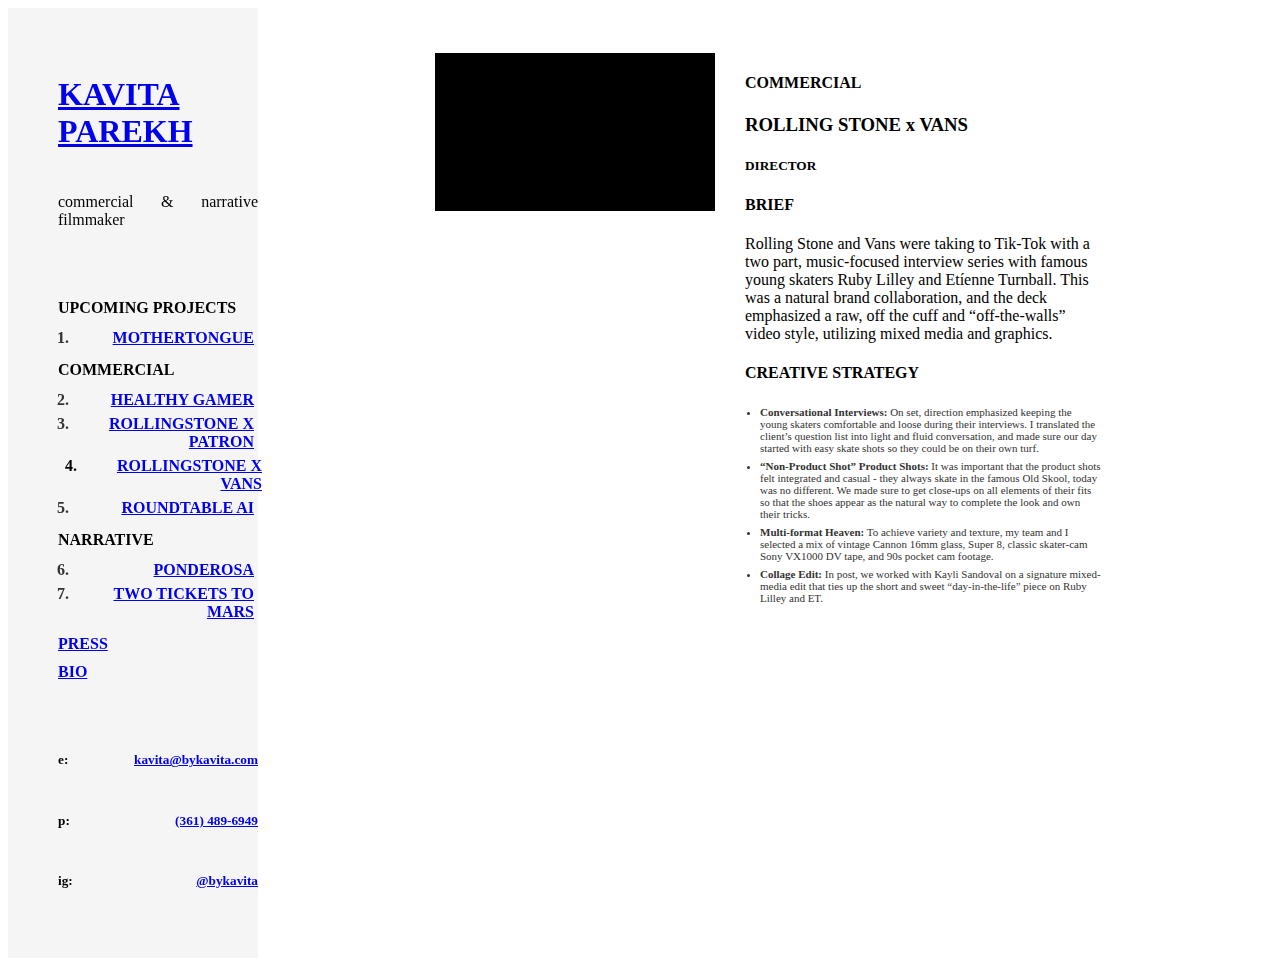
<file: rolling-stone-x-vans/index.html>
<!DOCTYPE html>
<html lang="en">
<head>
    <meta charset="UTF-8">
    <meta content="width=device-width, initial-scale=1.0" name="viewport">
    <title>BY KAVITA | ROLLING STONE X VANS</title>
    <meta name="description" content="Rolling Stone x Vans — directed by Kavita Parekh. A mixed-media TikTok interview series with skaters Ruby Lilley and Etíenne Turnball, blending 16mm, Super 8, and VX1000 footage.">
    <link href="../assets/icons/favicon.png" rel="icon" type="image/x-icon">
    <link href="../css/header_style.css" rel="stylesheet">
    <link href="../css/main_style.css" rel="stylesheet">
    <link href="../css/commercial_style.css" rel="stylesheet">
</head>

<!-- Google tag (gtag.js) -->
<script async src="https://www.googletagmanager.com/gtag/js?id=G-DZ81X3EHLP"></script>
<script>
    window.dataLayer = window.dataLayer || [];
    function gtag(){dataLayer.push(arguments);}
    gtag('js', new Date());

    gtag('config', 'G-DZ81X3EHLP');
</script>

<body>
<!-- HEADER/SIDEBAR -->
<header class="header-flex-container">
    <!-- TITLE/NAVBAR -->
    <div class="sub-header-flex-container header-flex-item">
        <h1 class="sub-header-flex-item" id="title">
            <a href="../index.html">KAVITA PAREKH</a>
        </h1>
        <h4 class="sub-header-flex-item" id="subtitle">
            commercial & narrative filmmaker
        </h4>
    </div>

    <nav class="nav-flex-container header-flex-item">
        <h4 class="nav-flex-item">UPCOMING PROJECTS</h4>
        <ol class="nav-flex-item">
            <li class="hoverable hover-item" data-hover="group1"><a class="link" href="../mothertongue/index.html">MOTHERTONGUE</a></li>
        </ol>
        <h4 class="nav-flex-item">COMMERCIAL</h4>
        <ol class="nav-flex-item" start="2">
            <li class="hoverable hover-item" data-hover="group2"><a class="link" href="../healthy-gamer/index.html">HEALTHY GAMER</a></li>
            <li class="hoverable hover-item" data-hover="group3"><a class="link" href="../rolling-stone-x-patron/index.html">ROLLINGSTONE X PATRON</a></li>
            <li class="hoverable active"><a class="link" href=".">ROLLINGSTONE X VANS</a></li>
            <li class="hoverable hover-item" data-hover="group5"><a class="link" href="../roundtable-ai/index.html">ROUNDTABLE AI</a></li>
        </ol>
        <h4 class="nav-flex-item">NARRATIVE</h4>
        <ol class="nav-flex-item" start="6">
            <li class="hoverable hover-item" data-hover="group6"><a class="link" href="../ponderosa/index.html">PONDEROSA</a></li>
            <li class="hoverable hover-item" data-hover="group7"><a class="link" href="../two-tickets-to-mars/index.html">TWO TICKETS TO MARS</a></li>
        </ol>

        <!-- PRESS -->
        <h4 class="nav-flex-item" id="press">
            <a class="hoverable" href="#">PRESS</a>
        </h4>

        <!-- BIO -->
        <h4 class="nav-flex-item" id="bio">
            <a class="hoverable" href="../bio/index.html">BIO</a>
        </h4>
    </nav>

    <!-- CONTACT/SOCIALS -->
    <div class="sub-header-flex-container header-flex-item">
        <h5 class="sub-header-flex-item" id="email">
            e: <a href="mailto:kavita@bykavita.com" target="_blank">kavita@bykavita.com</a>
        </h5>
        <h5 class="sub-header-flex-item" id="phone">
            p: <a href="tel:+13614896949" target="_blank">(361) 489-6949</a>
        </h5>
        <h5 class="sub-header-flex-item" id="instagram">
            ig: <a href="https://www.instagram.com/bykavita/" target="_blank">@bykavita</a>
        </h5>
    </div>
    <button class="menu-toggle" id="menu-toggle" aria-label="Open menu">
        <span></span>
        <span></span>
        <span></span>
    </button>
</header>

<!-- MOBILE MENU -->
<div class="mobile-menu" id="mobile-menu">
    <button class="mobile-menu-close" id="mobile-menu-close">&times;</button>
    <nav class="nav-flex-container">
        <h4 class="nav-flex-item">UPCOMING PROJECTS</h4>
        <ol class="nav-flex-item">
            <li class="hoverable"><a class="link" href="../mothertongue/index.html">MOTHERTONGUE</a></li>
        </ol>
        <h4 class="nav-flex-item">COMMERCIAL</h4>
        <ol class="nav-flex-item" start="2">
            <li class="hoverable"><a class="link" href="../healthy-gamer/index.html">HEALTHY GAMER</a></li>
            <li class="hoverable"><a class="link" href="../rolling-stone-x-patron/index.html">ROLLINGSTONE X PATRON</a></li>
            <li class="hoverable active"><a class="link" href=".">ROLLINGSTONE X VANS</a></li>
            <li class="hoverable"><a class="link" href="../roundtable-ai/index.html">ROUNDTABLE AI</a></li>
        </ol>
        <h4 class="nav-flex-item">NARRATIVE</h4>
        <ol class="nav-flex-item" start="6">
            <li class="hoverable"><a class="link" href="../ponderosa/index.html">PONDEROSA</a></li>
            <li class="hoverable"><a class="link" href="../two-tickets-to-mars/index.html">TWO TICKETS TO MARS</a></li>
        </ol>
        <h4 class="nav-flex-item"><a class="hoverable" href="#">PRESS</a></h4>
        <h4 class="nav-flex-item"><a class="hoverable" href="../bio/index.html">BIO</a></h4>
    </nav>
    <div class="mobile-menu-contact">
        <h5>e: <a href="mailto:kavita@bykavita.com" target="_blank">kavita@bykavita.com</a></h5>
        <h5>p: <a href="tel:+13614896949" target="_blank">(361) 489-6949</a></h5>
        <h5>ig: <a href="https://www.instagram.com/bykavita/" target="_blank">@bykavita</a></h5>
    </div>
</div>
<div class="mobile-menu-overlay" id="mobile-menu-overlay"></div>

<!-- MAIN CONTENT -->
<div class="body-flex-container">
    <!-- HEADER OUTLINE -->
    <div class="body-flex-item"></div>
    <div class="main-flex-container body-flex-item">
        <div class="main-flex-row">
            <div class="media-container row-flex-item">
                <div style="background-color:black;margin-bottom:5px;padding:56.25% 0 0 0;position:relative;"><iframe src="https://player.vimeo.com/video/852534002?badge=0&amp;autopause=0&amp;player_id=0&amp;app_id=58479" frameborder="0" allow="autoplay; fullscreen; picture-in-picture; clipboard-write; encrypted-media" style="position:absolute;top:0;left:0;width:100%;height:100%;" title="Sorry Grandpa Hsiao"></iframe></div><script src="https://player.vimeo.com/api/player.js"></script>
            </div>
            <div class="content-container row-flex-item">
                <div class="content-flex-item" id="project-title">
                    <h4>COMMERCIAL</h4>
                    <h3>ROLLING STONE x VANS</h3>
                    <h5>DIRECTOR</h5>
                </div>
                <div class="content-flex-item" id="project-brief">
                    <h4>BRIEF</h4>
                    <p>
                        Rolling Stone and Vans were taking to Tik-Tok with a two part, music-focused interview series with famous young skaters Ruby Lilley and Etíenne Turnball. This was a natural brand collaboration, and the deck emphasized a raw, off the cuff and “off-the-walls” video style, utilizing mixed media and graphics.
                    </p>
                </div>
                <div class="content-flex-item" id="project-strategy">
                    <h4>CREATIVE STRATEGY</h4>
                    <ul>
                        <li>
                            <b>Conversational Interviews:</b> On set, direction emphasized keeping the young skaters comfortable and loose during their interviews. I translated the client’s question list into light and fluid conversation, and made sure our day started with easy skate shots so they could be on their own turf.
                        </li>
                        <li>
                            <b>“Non-Product Shot” Product Shots:</b> It was important that the product shots felt integrated and casual - they always skate in the famous Old Skool, today was no different. We made sure to get close-ups on all elements of their fits so that the shoes appear as the natural way to complete the look and own their tricks.
                        </li>
                        <li>
                            <b>Multi-format Heaven:</b> To achieve variety and texture, my team and I selected a mix of vintage Cannon 16mm glass, Super 8, classic skater-cam Sony VX1000 DV tape, and 90s pocket cam footage.
                        </li>
                        <li>
                            <b>Collage Edit:</b> In post, we worked with Kayli Sandoval on a signature mixed-media edit that ties up the short and sweet “day-in-the-life” piece on Ruby Lilley and ET.
                        </li>
                    </ul>
                </div>
            </div>
        </div>
    </div>
</div>
<script src="../js/script.js"></script>
</body>
</html>
</file>
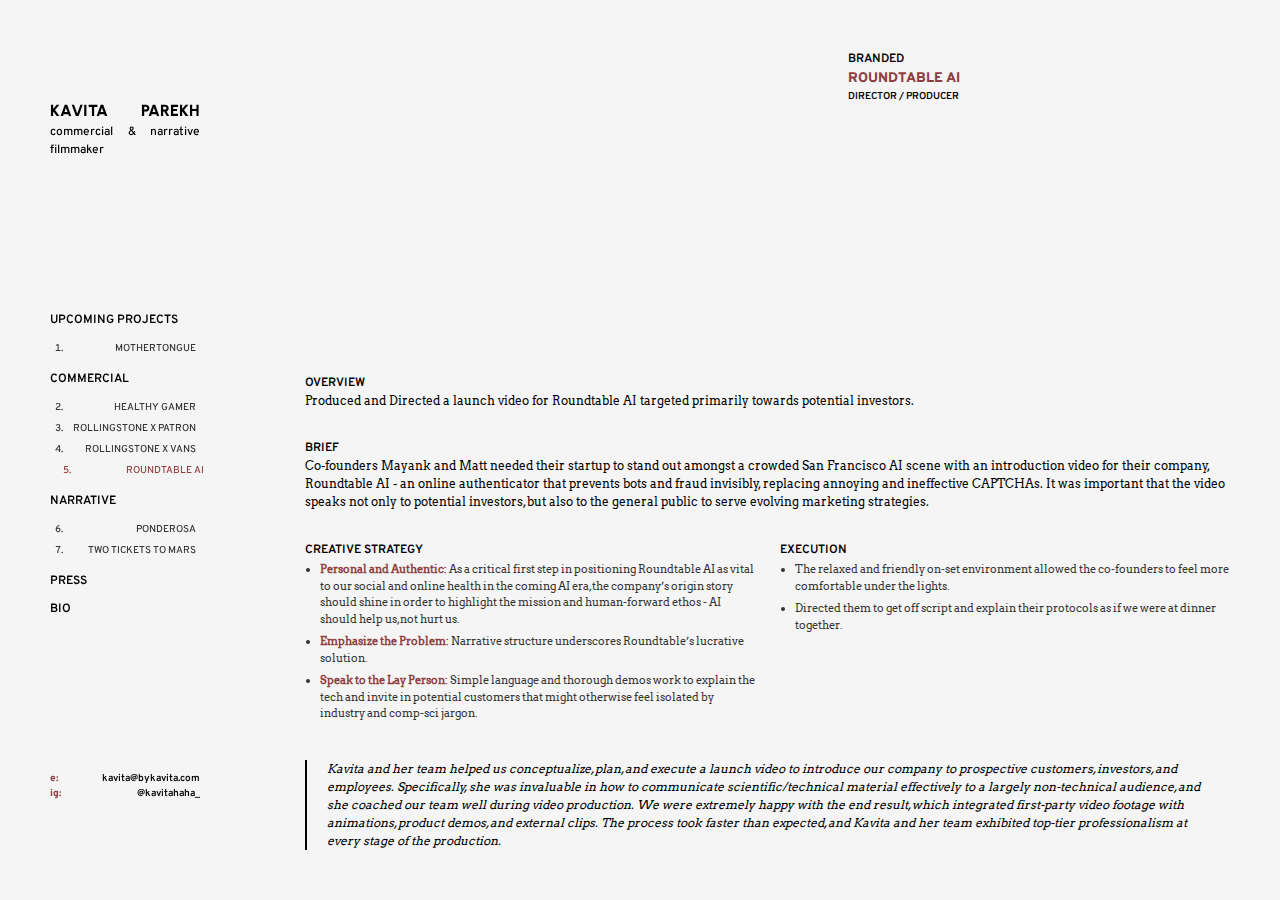
<file: roundtable-ai/index.html>
<!DOCTYPE html>
<html lang="en">
<head>
    <meta charset="UTF-8">
    <meta content="width=device-width, initial-scale=1.0" name="viewport">
    <title>BY KAVITA | ROUNDTABLE AI</title>
    <meta name="description" content="Roundtable AI — directed and produced by Kavita Parekh. A launch video introducing Roundtable AI's bot-detection technology to investors and the general public.">
    <!-- <link href="../assets/icons/favicon.png" rel="icon" type="image/x-icon"> -->
    <link href="../css/common_style.css" rel="stylesheet">
    <link href="../css/header_style.css" rel="stylesheet">
    <link href="../css/main_style.css" rel="stylesheet">
    <link href="../css/branded_style.css" rel="stylesheet">
</head>

<!-- Google tag (gtag.js) -->
<script async src="https://www.googletagmanager.com/gtag/js?id=G-DZ81X3EHLP"></script>
<script>
    window.dataLayer = window.dataLayer || [];
    function gtag(){dataLayer.push(arguments);}
    gtag('js', new Date());

    gtag('config', 'G-DZ81X3EHLP');
</script>

<body>
<!-- HEADER/SIDEBAR -->
<header class="header-flex-container">
    <!-- TITLE/NAVBAR -->
    <div class="sub-header-flex-container header-flex-item">
        <h1 class="sub-header-flex-item" id="title">
            <a href="../index.html">KAVITA PAREKH</a>
        </h1>
        <h4 class="sub-header-flex-item" id="subtitle">
            commercial & narrative filmmaker
        </h4>
    </div>

    <nav class="nav-flex-container header-flex-item">
        <h4 class="nav-flex-item">UPCOMING PROJECTS</h4>
        <ol class="nav-flex-item">
            <li class="hoverable hover-item" data-hover="group1"><a class="link" href="../mothertongue/index.html">MOTHERTONGUE</a></li>
        </ol>
        <h4 class="nav-flex-item">COMMERCIAL</h4>
        <ol class="nav-flex-item" start="2">
            <li class="hoverable hover-item" data-hover="group2"><a class="link" href="../healthy-gamer/index.html">HEALTHY GAMER</a></li>
            <li class="hoverable hover-item" data-hover="group3"><a class="link" href="../rolling-stone-x-patron/index.html">ROLLINGSTONE X PATRON</a></li>
            <li class="hoverable hover-item" data-hover="group4"><a class="link" href="../rolling-stone-x-vans/index.html">ROLLINGSTONE X VANS</a></li>
            <li class="hoverable active"><a class="link" href=".">ROUNDTABLE AI</a></li>
        </ol>
        <h4 class="nav-flex-item">NARRATIVE</h4>
        <ol class="nav-flex-item" start="6">
            <li class="hoverable hover-item" data-hover="group6"><a class="link" href="../ponderosa/index.html">PONDEROSA</a></li>
            <li class="hoverable hover-item" data-hover="group7"><a class="link" href="../two-tickets-to-mars/index.html">TWO TICKETS TO MARS</a></li>
        </ol>

        <!-- PRESS -->
        <h4 class="nav-flex-item" id="press">
            <a class="hoverable" href="#">PRESS</a>
        </h4>

        <!-- BIO -->
        <h4 class="nav-flex-item" id="bio">
            <a class="hoverable" href="../bio/index.html">BIO</a>
        </h4>
    </nav>

    <!-- CONTACT/SOCIALS -->
    <div class="sub-header-flex-container header-flex-item">
        <h5 class="sub-header-flex-item" id="email">
            <b>e:</b> <a href="mailto:kavita@bykavita.com" target="_blank">kavita@bykavita.com</a>
        </h5>
        <h5 class="sub-header-flex-item" id="instagram">
            <b>ig:</b> <a href="https://www.instagram.com/kavitahaha_" target="_blank">@kavitahaha_</a>
        </h5>
    </div>
    <button class="menu-toggle" id="menu-toggle" aria-label="Open menu">
        <span></span>
        <span></span>
        <span></span>
    </button>
</header>

<!-- MOBILE MENU -->
<div class="mobile-menu" id="mobile-menu">
    <button class="mobile-menu-close" id="mobile-menu-close">&times;</button>
    <nav class="nav-flex-container">
        <h4 class="nav-flex-item">UPCOMING PROJECTS</h4>
        <ol class="nav-flex-item">
            <li class="hoverable"><a class="link" href="../mothertongue/index.html">MOTHERTONGUE</a></li>
        </ol>
        <h4 class="nav-flex-item">COMMERCIAL</h4>
        <ol class="nav-flex-item" start="2">
            <li class="hoverable"><a class="link" href="../healthy-gamer/index.html">HEALTHY GAMER</a></li>
            <li class="hoverable"><a class="link" href="../rolling-stone-x-patron/index.html">ROLLINGSTONE X PATRON</a></li>
            <li class="hoverable"><a class="link" href="../rolling-stone-x-vans/index.html">ROLLINGSTONE X VANS</a></li>
            <li class="hoverable active"><a class="link" href=".">ROUNDTABLE AI</a></li>
        </ol>
        <h4 class="nav-flex-item">NARRATIVE</h4>
        <ol class="nav-flex-item" start="6">
            <li class="hoverable"><a class="link" href="../ponderosa/index.html">PONDEROSA</a></li>
            <li class="hoverable"><a class="link" href="../two-tickets-to-mars/index.html">TWO TICKETS TO MARS</a></li>
        </ol>
        <h4 class="nav-flex-item"><a class="hoverable" href="#">PRESS</a></h4>
        <h4 class="nav-flex-item"><a class="hoverable" href="../bio/index.html">BIO</a></h4>
    </nav>
    <div class="mobile-menu-contact">
        <h5><b>e:</b> <a href="mailto:kavita@bykavita.com" target="_blank">kavita@bykavita.com</a></h5>
        <h5><b>ig:</b> <a href="https://www.instagram.com/kavitahaha_" target="_blank">@kavitahaha_</a></h5>
    </div>
</div>
<div class="mobile-menu-overlay" id="mobile-menu-overlay"></div>

<!-- MAIN CONTENT -->
<div class="body-flex-container">
    <!-- HEADER OUTLINE -->
    <div class="body-flex-item"></div>
    <div class="main-flex-container body-flex-item">
        <div class="main-flex-row">
            <!-- VIDEO 2 -->
            <div class="media-container row-flex-item">
                <div style="padding:56.25% 0 0 0;position:relative;">
                    <iframe src="https://www.youtube.com/embed/MTrfaHSTnAM" frameborder="0" allow="accelerometer; autoplay; clipboard-write; encrypted-media; gyroscope; picture-in-picture; web-share" referrerpolicy="strict-origin-when-cross-origin" allowfullscreen style="position:absolute;top:0;left:0;width:100%;height:100%;"></iframe>
                </div>
            </div>

            <!-- PROJECT INFO -->
            <div class="content-container row-flex-item">
                <div class="content-flex-item" id="project-title">
                    <h4>BRANDED</h4>
                    <h3><b>ROUNDTABLE AI</b></h3>
                    <h5>DIRECTOR / PRODUCER</h5>
                </div>
            </div>
        </div>

        <!-- OVERVIEW -->
        <div class="main-flex-row">
            <div class="content-container row-flex-item">
                <div class="content-flex-item" id="project-overview">
                    <h4>OVERVIEW</h4>
                    <p>
                        Produced and Directed a launch video for Roundtable AI targeted primarily towards potential investors.
                    </p>
                </div>
            </div>
        </div>

        <!-- BRIEF -->
        <div class="main-flex-row">
            <div class="content-container row-flex-item">
                <div class="content-flex-item" id="project-brief">
                    <h4>BRIEF</h4>
                    <p>
                        Co-founders Mayank and Matt needed their startup to stand out amongst a crowded San Francisco AI scene with an introduction video for their company, Roundtable AI - an online authenticator that prevents bots and fraud invisibly, replacing annoying and ineffective CAPTCHAs. It was important that the video speaks not only to potential investors, but also to the general public to serve evolving marketing strategies.
                    </p>
                </div>
            </div>
        </div>

        <div class="main-flex-row">
            <!-- CREATIVE STRATEGY -->
            <div class="content-container row-flex-item">
                <div class="content-flex-item">
                    <h4>CREATIVE STRATEGY</h4>
                    <ul>
                        <li>
                            <b>Personal and Authentic:</b> As a critical first step in positioning Roundtable AI as vital to our social and online health in the coming AI era, the company’s origin story should shine in order to highlight the mission and human-forward ethos - AI should help us, not hurt us.
                        </li>
                        <li>
                            <b>Emphasize the Problem:</b> Narrative structure underscores Roundtable’s lucrative solution.
                        </li>
                        <li>
                            <b>Speak to the Lay Person:</b> Simple language and thorough demos work to explain the tech and invite in potential customers that might otherwise feel isolated by industry and comp-sci jargon.
                        </li>
                    </ul>
                </div>
            </div>

            <!-- EXECUTION -->
            <div class="content-container row-flex-item">
                <div class="content-flex-item">
                    <h4>EXECUTION</h4>
                    <ul>
                        <li>
                            The relaxed and friendly on-set environment allowed the co-founders to feel more comfortable under the lights.
                        </li>
                        <li>
                            Directed them to get off script and explain their protocols as if we were at dinner together.
                        </li>
                    </ul>
                </div>
            </div>
        </div>

        <div class="main-flex-row">
            <!-- TESTIMONIALS -->
            <div class="content-container row-flex-item">
                <div class="content-flex-item" id="project-testimonials">
                    <p>
                        <i>Kavita and her team helped us conceptualize, plan, and execute a launch video to introduce our company to prospective customers, investors, and employees. Specifically, she was invaluable in how to communicate scientific/technical material effectively to a largely non-technical audience, and she coached our team well during video production. We were extremely happy with the end result, which integrated first-party video footage with animations, product demos, and external clips. The process took faster than expected, and Kavita and her team exhibited top-tier professionalism at every stage of the production.</i>
                    </p>
                </div>
            </div>
        </div>
    </div>
</div>
<script src="../js/script.js"></script>
</body>
</html>
</file>
<file: css/style.css>
/*
 *
 * UNSET STYLE
 *
 */

/*
  1. Use a more-intuitive box-sizing model.
*/
*, *::before, *::after {
    box-sizing: border-box;
}

/*
  2. Remove default margin and text decoration
*/
* {
    margin: 0;
    text-decoration: none;
}

/*
  Typographic tweaks!
  3. Add accessible line-height
  4. Improve text rendering
*/
body {
    line-height: 1.5;
    -webkit-font-smoothing: antialiased;
}

/*
  5. Improve media defaults
*/
img, picture, video, canvas, svg {
    display: block;
    max-width: 100%;
}

/*
  6. Remove built-in form typography styles
*/
input, button, textarea, select {
    font: inherit;
}

/*
  7. Avoid text overflows
*/
p, h1, h2, h3, h4, h5, h6 {
    overflow-wrap: break-word;
}

/*
  8. Create a root stacking context
*/
#root, #__next {
    isolation: isolate;
}

/*
 *
 * SET STYLE
 *
 */

html {
    min-height: 320px;
    min-width: 350px;
}

* {
}

a {
    color: inherit;
}

/*
 *
 * FONTS
 *
 */

@font-face {
    font-family: "Overpass";
    src: url("../assets/fonts/Overpass/Overpass-VariableFont_wght.ttf") format('truetype');
}

@font-face {
    font-family: "EB Garamond";
    src: url("../assets/fonts/EB_Garamond/EBGaramond-VariableFont_wght.ttf") format('truetype');
}

@font-face {
    font-family: "Urbanist";
    src: url("../assets/fonts/Urbanist/Urbanist-VariableFont_wght.ttf") format('truetype');
}

@font-face {
    font-family: "Arvo";
    src: url("../assets/fonts/Arvo/Arvo-Regular.ttf") format('truetype');
}

/*
 *
 * COLORS
 *
 */

:root {
    --primary: #000000;
    --secondary: rgba(51, 59, 85, 0.68);
    --neutral: #ffffff;
    --background: #ffffff;
}

/*
 *
 * COMMON STYLING
 *
 */

/* SET BACKGROUND COLOR */
body {
    background-color: whitesmoke;
}

/* SET FONT */
h1 {
    font-family: 'Urbanist', sans-serif;
    font-size: 16px;

    font-weight: 800;
}

h2 {
    font-family: 'Urbanist', sans-serif;
    font-size: 16px;

    font-weight: 700;
}

h3 {
    font-family: 'Overpass', sans-serif;
    font-size: 14px;

    font-weight: 700;
}

h4 {
    font-family: 'Overpass', sans-serif;
    font-size: 12px;

    font-weight: 600;
}

h5 {
    font-family: 'Overpass', sans-serif;
    font-size: 10px;

    font-weight: 600;
}

p {
    font-family: 'Arvo', serif;
    font-size: 12px;

    font-weight: 500;
}

b {
    font-weight: bold;
}

/* SET HOVERABLE */

.hoverable {
    transition: 0.3s ease-in-out;
}

/* HEADER STYLING */

header {
    z-index: 100;
}

li.active {
    transform: translateX(8px);
    color: var(--secondary);
    border-color: var(--secondary);
}

li.hoverable:hover {
    transform: translateX(8px);
    color: var(--secondary);
    border-color: var(--secondary);
}

/*
 *
 * SMALL SCREENS
 *
 */
@media screen and (max-width: 950px) {
    header {
        background-color: whitesmoke;

        padding: 25px 25px 10px;
    }

    .header-flex-container {
        display: flex;
        flex-flow: row nowrap;
        align-items: center;
        justify-content: space-between;
    }

    .header-flex-item:nth-child(2) {
        width: 0;
        height: 0;
        display: none;
    }

    .header-flex-item:nth-child(3) {
        width: 0;
        height: 0;
        display: none;
    }

    .header-flex-item:nth-child(4) {
        width: 0;
        height: 0;
        display: none;
    }

    .sub-header-flex-container {
        display: flex;
        flex-flow: column nowrap;
        align-items: stretch;
    }

    .sub-header-flex-item {
        color: var(--primary);
        text-align: justify;
        text-align-last: justify;
    }

    /* TITLE STYLING */
    #title {
        width: 160px;
    }

    #title a img {
        max-width: 100%; /* Ensures the image doesn't exceed the div's width */
        height: auto; /* Automatically adjusts height to maintain aspect ratio */
        display: block;
    }

    #subtitle {
        display: inline;
        font-weight: 500;

        width: 160px;
    }

    /* LINK STYLING */
    .link {
        color: var(--primary);
    }

    .link:hover {
        color: var(--secondary);
    }
}

/*
 *
 * MEDIUM/LARGE SCREENS
 *
 */

@media screen and (min-width: 951px) {
    /* HEADER STYLING */
    header {
        background-color: whitesmoke;

        position: fixed;
        width: 200px;
        padding-top: 25px;
        padding-bottom: 25px;
        padding-left: 50px;

        min-height: 320px;
        height: 100%;
    }

    .header-flex-container {
        display: flex;
        flex-flow: column nowrap;

        justify-content: space-around;
    }

    .header-flex-item {
        padding-top: 15px;
        padding-bottom: 15px;
    }

    .sub-header-flex-container {
        display: flex;
        flex-flow: column nowrap;
        align-items: stretch;
    }

    .sub-header-flex-item {
        color: var(--primary);
        text-align: justify;
        text-align-last: justify;

        display: flex;
        justify-content: space-between;
    }

    .sub-header-flex-container:last-child {
        row-gap: 5px;
    }

    .sub-header-flex-container:last-child > .sub-header-flex-item {
        color: var(--secondary);
    }

    .sub-header-flex-container:last-child > .sub-header-flex-item > a {
        color: var(--primary);
    }

    #title {
        /* IMAGE TITLE */
        /*max-width: 200px;*/
    }

    #title a {
        min-width: 100%;
    }

    /* IMAGE TITLE */
    #title a img {
        max-width: 100%; /* Ensures the image doesn't exceed the div's width */
        height: auto; /* Automatically adjusts height to maintain aspect ratio */
        display: block;
    }

    #subtitle {
        display: inline;
        font-weight: 500;
    }

    /* NAV STYLING */
    .nav-flex-container {
        display: flex;
        flex-flow: column nowrap;
        justify-content: space-evenly;
    }

    .nav-flex-item {
        margin-top: 5px;
        margin-bottom: 5px;
    }

    ol {
        padding-left: 15px;
        font-family: 'Overpass', sans-serif;
        font-size: 12px;
        font-weight: 700;
    }

    li {
        font-size: 12px;
        font-weight: 500;
        color: #333333;
        text-align: right;
        text-align-last: right;

        border-right: 1px solid var(--primary);
        border-top: 1px solid var(--primary);
        border-bottom: 1px solid var(--primary);
        margin-bottom: 4px;
        padding-right: 4px;
        padding-top: 2px;

        transition: 0.3s ease;
    }
}
</file>
<file: css/index_style.css>
/*
 *
 * COMMON STYLING
 *
 */

b {
    color: var(--secondary);
}

img {
    max-width: 300px;
    max-height: 300px;
    width: auto;
    height: auto;
}

.film-title {
    font-family: Overpass, sans-serif;
}

/*
 *
 * SMALL SCREENS
 *
 */

@media screen and (max-width: 950px) {
    /* BODY STYLING */
    .body-flex-container {
        color: var(--primary);

        display: flex;
        flex-flow: row wrap;
        align-items: stretch;

        padding: 10px 25px;
    }

    /* SECTION STYLING */
    .section-flex-container {
        display: flex;
        flex-flow: row wrap;
        gap: 20px;
        justify-content: space-around;
    }

    .section-flex-item {
        scale: 0.9;
        display: flex;
        flex-flow: row nowrap;
        align-items: stretch;

        will-change: transform;
        transform-origin: center;

        --x: 0px;
        --y: 0px;


        transform: translate(var(--x), var(--y));
    }

    .section-media {
        will-change: transform;
        transform-origin: center;

        --s: 1;

        transform: scale(var(--s));
    }

    .section-content {
        padding-left: 20px;
    }
}

/*
 *
 * MEDIUM/LARGE SCREENS
 *
 */

@media screen and (min-width: 951px) {
    /* BODY STYLING */
    .body-flex-container {
        color: var(--primary);

        display: flex;
        flex-flow: row nowrap;
        align-items: center;

        padding: 25px 25px 25px 50px;
    }

    .body-flex-item {
    }

    .body-flex-item:nth-child(1) {
        flex: 0 1 200px;
    }

    .body-flex-item:nth-child(2) {
        flex: 1 0;
    }

    /* SECTION STYLING */
    .section-flex-container {
        padding: 20px;

        display: flex;
        flex-flow: row wrap;
        column-gap: 50px;
        row-gap: 25px;
        justify-content: space-around;
    }

    .section-flex-item {
        display: flex;
        flex-flow: row nowrap;
        align-items: stretch;

        will-change: transform;
        transform-origin: center;

        --x: 0px;
        --y: 0px;

        padding: 20px;
        border: 1px solid transparent;

        transform: translate(var(--x), var(--y));
    }

    .section-flex-item.active {
        color: var(--secondary);
        border: 1px solid var(--primary);
        box-shadow: 2px 2px var(--primary);
    }

    .section-media {
        will-change: transform;
        transform-origin: center;

        --s: 1;

        transform: scale(var(--s));
    }

    .section-content {
        padding-left: 20px;
    }
}
</file>
<file: css/about_page_style.css>
/*
 *
 * COMMON STYLING
 *
 */

html, body {
    height: 100%;
    min-height: 100%;
}

/* SET HOVERABLE */
.hoverable {
    transition-duration: 0.3s;
    transition-property: padding-right, opacity, color;
}

.hoverable:hover {
    color: var(--secondary);
}

/*
 *
 * EXTRA SMALL SCREENS
 *
 */
@media screen and (max-width: 501px) {
    /* HEADER STYLING */
    header {
        background-color: whitesmoke;

        padding: 25px 50px;
    }

    .header-flex-container {
        display: flex;
        flex-flow: row nowrap;
        align-items: center;
        justify-content: space-between;
    }

    .header-flex-item:nth-child(1) {
        order: 1;
    }

    .header-flex-item:nth-child(2) {
        order: 3;
    }

    .header-flex-item:nth-child(3) {
        order: 2;

        display: none;
    }

    .sub-header-flex-container {
        display: flex;
        flex-flow: column nowrap;
        align-items: flex-start;
    }

    .sub-header-flex-item {
        color: var(--primary);
    }

    .sub-header-flex-item b {
        color: var(--secondary);

        font-weight: bold;
    }

    .header-flex-item:first-child .sub-header-flex-item:last-child {
    }

    #title {
        color: var(--primary);
    }

    .nav-flex-container {
        display: flex;
        flex-flow: column nowrap;
        justify-content: flex-end;
        align-items: flex-end;
    }

    .nav-flex-item {
        color: var(--primary);

        font-size: 16px;
    }

    .nav-flex-item:last-child {
        margin-top: 0;
    }

    .current-link {
        color: var(--secondary);
        border-style: unset;
    }

    .non-current-link {
        color: var(--primary);
    }

    /* BODY STYLING */
    .body-flex-container {

        display: flex;
        flex-flow: column nowrap;
        align-items: center;

        padding: 0 50px 50px;
        background-color: whitesmoke;
    }

    /* SECTION STYLING */
    .sub-body-flex-container {
        display: flex;
        flex-flow: column nowrap;
        align-items: center;
        row-gap: 20px;

        color: var(--primary);
    }

    .sub-body-flex-item:first-child {
        flex: 1 1;

        border: 4px solid var(--primary);
    }

    .sub-body-flex-item:last-child {
        flex: 1 1;
    }

    .bio {
        order: 2;

        display: flex;
        flex-flow: column nowrap;
        justify-content: center;
        row-gap: 20px;

        line-height: 2;
        padding: 20px;
    }

    .bio p {
        font-size: 15px;
        font-weight: 500;
    }

    .socials-flex-container {
        display: flex;
        flex-flow: column nowrap;
        row-gap: 5px;
        color: var(--secondary);
    }

    .socials-flex-container h2 {
        color: var(--primary);
        font-size: 16px;
    }

    .socials-flex-container a {
        color: var(--primary);
    }

    .socials-flex-item {
        font-size: 15px;
        font-weight: 500;
    }

    .headshot {
        order: 2;
    }

    .headshot img {
        height: 100%;
        width: 100%;

        object-fit: contain;
    }

    .vert {
        display:none;
    }
}

/*
 *
 * SMALL SCREENS
 *
 */
@media screen and (min-width: 501px) and (max-width: 800px) {
    /* HEADER STYLING */
    header {
        background-color: whitesmoke;

        padding: 25px 50px;
    }

    .header-flex-container {
        display: flex;
        flex-flow: row nowrap;
        align-items: center;
        justify-content: space-between;
    }

    .header-flex-item:nth-child(1) {
        order: 1;
    }

    .header-flex-item:nth-child(2) {
        order: 3;
    }

    .header-flex-item:nth-child(3) {
        order: 2;

        display: none;
    }

    .sub-header-flex-container {
        display: flex;
        flex-flow: column nowrap;
        align-items: flex-start;
    }

    .sub-header-flex-item {
        color: var(--primary);
    }

    .sub-header-flex-item b {
        color: var(--secondary);

        font-weight: bold;
    }

    .header-flex-item:first-child .sub-header-flex-item:last-child {

    }

    #title {
        color: var(--primary);
    }

    .nav-flex-container {
        display: flex;
        flex-flow: row nowrap;
        justify-content: right;
        align-items: flex-start;
    }

    .nav-flex-item {
        color: var(--primary);
        font-size: 16px;

        margin-left: 15px;
    }

    .current-link {
        color: var(--secondary);
        padding-right: 4px;
        border-style: unset;
    }

    .non-current-link {
        color: var(--primary);
    }

    /* BODY STYLING */
    .body-flex-container {

        display: flex;
        flex-flow: column nowrap;
        align-items: center;

        padding: 0 50px 50px;
        background-color: whitesmoke;
    }

    /* SECTION STYLING */
    .sub-body-flex-container {
        display: flex;
        flex-flow: column nowrap;
        align-items: center;
        row-gap: 20px;

        color: var(--primary);
    }

    .sub-body-flex-item:first-child {
        flex: 1 1;

        border: 4px solid var(--primary);
    }

    .sub-body-flex-item:last-child {
        flex: 1 1;
    }

    .bio {
        order: 2;

        display: flex;
        flex-flow: column nowrap;
        justify-content: center;
        row-gap: 20px;

        line-height: 2;
        padding: 20px;
    }

    .bio p {
        font-size: 15px;
        font-weight: 500;
    }

    .socials-flex-container {
        display: flex;
        flex-flow: column nowrap;
        row-gap: 5px;
        color: var(--secondary);
    }

    .socials-flex-container h2 {
        color: var(--primary);
        font-size: 16px;
    }

    .socials-flex-container a {
        color: var(--primary);
    }

    .socials-flex-item {
        font-size: 15px;
        font-weight: 500;
    }

    .headshot {
        order: 2;
    }

    .headshot img {
        height: 100%;
        width: 100%;

        object-fit: contain;
    }

    .vert {
        display:none;
    }
}

/*
 *
 * MEDIUM SCREENS
 *
 */
@media screen and (min-width: 801px) and (max-width: 1106px) {
    /* HEADER STYLING */
    header {
        background-color: whitesmoke;

        position: fixed;
        width: 285px;
        padding-left: 50px;
        padding-right: 50px;
        min-height: 320px;
        height: 100%;
    }

    .header-flex-container {
        display: flex;
        flex-flow: column nowrap;
        align-items: flex-end;
        justify-content: space-evenly;
    }

    .header-flex-item {
    }

    .sub-header-flex-container {
        display: flex;
        flex-flow: column nowrap;
        align-items: flex-end;
    }

    .sub-header-flex-item {
        color: var(--primary);
        text-align: right;
    }

    .sub-header-flex-item b {
        color: var(--secondary);
    }

    #title {
        color: var(--primary);
    }

    .nav-flex-container {
        flex-grow: 1;
        padding-top: 20px;
        padding-bottom: 20px;

        display: flex;
        flex-flow: column nowrap;
        align-items: flex-end;
        justify-content: center;
    }

    .nav-flex-item {
        padding-top: 5px;
        padding-bottom: 5px;
    }

    .current-link {
        color: var(--secondary);
        padding-right: 4px;
        border-style: unset;
    }

    .non-current-link {
        color: var(--primary);

        padding-right: 8px;
        border-right-style: solid;
        border-right-width: 3px;
        border-color: var(--secondary);
    }

    .nav-flex-item a:hover {
        padding-right: 4px;
        border-style: unset;
    }

    .sub-header-flex-container:last-child {
        row-gap: 5px;
    }

    .sub-header-flex-container:last-child > .sub-header-flex-item {
        text-align: right;
        color: var(--secondary);
    }

    .sub-header-flex-container:last-child > .sub-header-flex-item > a {
        color: var(--primary);
    }

    /* BODY STYLING */
    .body-flex-container {
        color: var(--primary);

        display: flex;
        flex-flow: row nowrap;

        min-height: 100%;

        padding: 25px 25px 25px 50px;
    }

    .body-flex-item {
    }

    .body-flex-item:first-child {
        flex: 0 0 235px;
    }

    .body-flex-item:last-child {
        flex: 1 1;
    }

    /* SECTION STYLING */
    .sub-body-flex-container {
        display: flex;
        flex-flow: column nowrap;
        align-items: stretch;
        justify-content: center;
        row-gap: 20px;

        padding: 20px;
        background-color: whitesmoke;
    }

    .sub-body-flex-item:first-child {
        flex: 1 1;

        border: 4px solid var(--primary);
    }

    .sub-body-flex-item:last-child {
        flex: 1 1;
    }

    .bio {
        order: 1;
        display: flex;
        flex-flow: column nowrap;
        row-gap: 20px;

        line-height: 2;
        padding: 40px;
    }

    .bio p {
        font-size: 15px;
        font-weight: 500;
    }

    .socials-flex-container {
        display: none;
    }

    .headshot {
        order: 2;
    }

    .headshot img {
        height: 100%;
        width: 100%;

        object-fit: contain;
    }

    .vert {
        display:none;
    }
}

/*
 *
 * LARGE SCREENS
 *
 */
@media screen and (min-width: 1107px) {
    /* HEADER STYLING */
    header {
        background-color: whitesmoke;

        position: fixed;
        width: 285px;
        padding-left: 50px;
        padding-right: 50px;
        min-height: 320px;
        height: 100%;

        z-index: 100;
    }

    .header-flex-container {
        display: flex;
        flex-flow: column nowrap;
        align-items: flex-end;
        justify-content: space-evenly;
    }

    .header-flex-item {
    }

    .sub-header-flex-container {
        display: flex;
        flex-flow: column nowrap;
        align-items: flex-end;
    }

    .sub-header-flex-item {
        color: var(--primary);
        text-align: right;
    }

    .sub-header-flex-item b {
        color: var(--secondary);
    }

    #title {
        color: var(--primary);
    }

    .nav-flex-container {
        flex-grow: 1;
        padding-top: 20px;
        padding-bottom: 20px;

        display: flex;
        flex-flow: column nowrap;
        align-items: flex-end;
        justify-content: center;
    }

    .nav-flex-item {
        padding-top: 5px;
        padding-bottom: 5px;
    }

    .current-link {
        color: var(--secondary);
        padding-right: 4px;
        border-style: unset;
    }

    .non-current-link {
        color: var(--primary);

        padding-right: 8px;
        border-right-style: solid;
        border-right-width: 3px;
        border-color: var(--secondary);
    }

    .nav-flex-item a:hover {
        padding-right: 4px;
        border-style: unset;
    }

    .sub-header-flex-container:last-child {
        row-gap: 5px;
    }

    .sub-header-flex-container:last-child > .sub-header-flex-item {
        text-align: right;
        color: var(--secondary);
    }

    .sub-header-flex-container:last-child > .sub-header-flex-item > a {
        color: var(--primary);
    }

    /* BODY STYLING */
    .body-flex-container {
        color: var(--primary);

        display: flex;
        flex-flow: row nowrap;

        min-height: 100%;

        padding: 25px 25px 25px 50px;
    }

    .body-flex-item {

    }

    .body-flex-item:first-child {
        flex: 0 0 235px;
        z-index: 1;
    }

    .body-flex-item:last-child {
        z-index: 100;
        flex: 1 1;
    }

    /* SECTION STYLING */
    .sub-body-flex-container {
        display: flex;
        flex-flow: row nowrap;
        align-items: center;
        justify-content: center;
        column-gap: 20px;

        padding: 20px;
        background-color: whitesmoke;
    }

    .sub-body-flex-item:first-child {
        flex: 0 4 564px;
    }

    .sub-body-flex-item:last-child {
        flex: 0 5 350px;
    }

    .bio {
        order: 1;
        z-index: 100;

        display: flex;
        flex-flow: column nowrap;
        row-gap: 20px;

        line-height: 2;
        padding: 40px;
        border: 4px solid var(--primary);
    }

    .bio p {
        font-size: 15px;
        font-weight: 500;
    }

    .socials-flex-container {
       display: none;
    }

    .headshot {
        order: 2;
        /*padding: 10px;*/
    }

    .headshot img {
        object-fit: cover;
    }

    .horiz {
        display: none;
    }
}
</file>
<file: css/film_page_style.css>
/*
 *
 * COMMON STYLING
 *
 */

/* SET HOVERABLE */
.hoverable {
    transition-duration: 0.3s;
    transition-property: padding-right, opacity, color;
}

.hoverable:hover {
    color: var(--secondary);
}

b {
    color: var(--secondary);
}

/*
 *
 * EXTRA EXTRA SMALL SCREENS
 *
 */

@media screen and (max-width: 450px) {
    /* HEADER STYLING */
    header {
        background-color: whitesmoke;

        padding: 25px 50px;
    }

    .header-flex-container {
        display: flex;
        flex-flow: row nowrap;
        align-items: center;
        justify-content: space-between;
    }

    .header-flex-item:nth-child(1) {
        order: 1;
    }

    .header-flex-item:nth-child(2) {
        order: 3;
    }

    .header-flex-item:nth-child(3) {
        order: 2;

        display: none;
    }

    .sub-header-flex-container {
        display: flex;
        flex-flow: column nowrap;
        align-items: flex-start;
    }

    .sub-header-flex-item {
        color: var(--primary);
    }

    .sub-header-flex-item b {
        color: var(--secondary);

        font-weight: bold;
    }

    .header-flex-item:first-child .sub-header-flex-item:last-child {
    }

    #title {
        color: var(--primary);
    }

    .nav-flex-container {
        display: flex;
        flex-flow: column nowrap;
        justify-content: flex-end;
        align-items: flex-end;
    }

    .nav-flex-item {
        color: var(--primary);

        font-size: 16px;
    }

    .nav-flex-item:last-child {
        margin-top: 0;
    }

    .non-current-link {
        color: var(--primary);
    }

    /* BODY STYLING */
    .body-flex-container {
        color: var(--primary);

        display: flex;
        flex-flow: column nowrap;
        align-items: center;

        padding: 0 50px 25px;
    }

    /* SECTION STYLING */
    .sub-body-flex-container {
        display: flex;
        flex-flow: row wrap;
        justify-content: center;

        padding: 20px;
        background-color: whitesmoke;

        border: 4px solid var(--primary);
    }

    .sub-body-flex-item {
        flex: 1 1 100%;
    }

    #film-title {
        order: 1;
    }

    #film-role{
        order: 2;

        margin-right: 20px;
        margin-top: 5px;

        font-family: Overpass, sans-serif;
        font-weight: 700;
        font-size: 16px;
    }

    #film-release {
        order: 3;

        font-family: Overpass, sans-serif;
        font-weight: 600;
        font-size: 16px;

        margin-top: 4px;
    }

    #film-description {
        order: 4;
        flex: 1 1 100%;

        font-family: Overpass, sans-serif;
        font-weight: 600;
        font-size: 14px;

        margin-top: 4px;
    }

    #film-cast {
        order: 5;
        margin-top: 20px;
    }

    #film-logline {
        order: 6;
        margin-top: 20px;
    }

    .extra-content {
        order: 7;
        margin-top: 20px;
    }

    #film-festivals {
        order: 8;
        margin-top: 20px;
        text-align: left;
    }

    .festivals-container {
        display: flex;
        flex-flow: row wrap;
        column-gap: 20px;
        row-gap: 10px;

        margin-top: 5px;
    }

    .festival {
        flex: 0 1 auto;
        text-align: center;
    }

    .festival-break {
        flex: 1 1;
    }

    .media-container {
        order: 9;
        margin-top: 30px;

        background-color: whitesmoke;
        padding: 5px;
    }

    #film-screener-request {
        order: 10;
        flex: unset;
        margin-top: 30px;
        margin-bottom: 15px;
    }

    #film-screener-request a h4 {
        color: var(--primary);

        background-color: whitesmoke;
        border-radius: 6px;
        border: 2px solid var(--primary);

        padding: 10px;

        text-align: center;

        transition-duration: 0.4s;
    }

    #film-screener-request a h4:hover {
        color: whitesmoke;

        background-color: var(--primary);

        padding: 10px;

        text-align: center;
    }

    .flickity-button {
        color: var(--primary);

        transition-duration: 0.3s;
        transition-property: background-color;
    }
}

/*
 *
 * EXTRA SMALL SCREENS
 *
 */

@media screen and (min-width: 451px) and (max-width: 550px) {
    /* HEADER STYLING */
    header {
        background-color: whitesmoke;

        padding: 25px 50px;
    }

    .header-flex-container {
        display: flex;
        flex-flow: row nowrap;
        align-items: center;
        justify-content: space-between;
    }

    .header-flex-item:nth-child(1) {
        order: 1;
    }

    .header-flex-item:nth-child(2) {
        order: 3;
    }

    .header-flex-item:nth-child(3) {
        order: 2;

        display: none;
    }

    .sub-header-flex-container {
        display: flex;
        flex-flow: column nowrap;
        align-items: flex-start;
    }

    .sub-header-flex-item {
        color: var(--primary);
    }

    .sub-header-flex-item b {
        color: var(--secondary);

        font-weight: bold;
    }

    .header-flex-item:first-child .sub-header-flex-item:last-child {
    }

    #title {
        color: var(--primary);
    }

    .nav-flex-container {
        display: flex;
        flex-flow: column nowrap;
        justify-content: flex-end;
        align-items: flex-end;
    }

    .nav-flex-item {
        color: var(--primary);

        font-size: 16px;
    }

    .nav-flex-item:last-child {
        margin-top: 0;
    }

    .non-current-link {
        color: var(--primary);
    }

    /* BODY STYLING */
    .body-flex-container {
        color: var(--primary);

        display: flex;
        flex-flow: column nowrap;
        align-items: center;

        padding: 0 50px 25px;
    }

    /* SECTION STYLING */
    .sub-body-flex-container {
        display: flex;
        flex-flow: row wrap;
        justify-content: center;

        padding: 20px;
        background-color: whitesmoke;

        border: 4px solid var(--primary);
    }

    .sub-body-flex-item {
        flex: 1 1 100%;
    }

    #film-title {
        order: 1;
    }

    #film-role{
        order: 2;
        flex: 1 1 auto;

        margin-right: 20px;
        margin-top: 5px;

        font-family: Overpass, sans-serif;
        font-weight: 700;
        font-size: 16px;
    }

    #film-release {
        order: 3;
        flex: 0 1 auto;

        display: flex;
        align-items: center;
        justify-content: center;

        font-family: Overpass, sans-serif;
        font-weight: 600;
        font-size: 16px;
    }

    #film-description {
        order: 4;
        flex: 1 1 100%;

        font-family: Overpass, sans-serif;
        font-weight: 600;
        font-size: 14px;

        margin-top: 4px;
    }

    #film-cast {
        order: 5;
        margin-top: 20px;
    }

    #film-logline {
        order: 6;
        margin-top: 20px;
    }

    .extra-content {
        order: 7;
        margin-top: 20px;
    }

    #film-festivals {
        order: 8;
        margin-top: 20px;
        text-align: left;
    }

    .festivals-container {
        display: flex;
        flex-flow: row wrap;
        column-gap: 20px;
        row-gap: 10px;

        margin-top: 5px;
    }

    .festival {
        flex: 0 1 auto;
        text-align: center;
    }

    .festival-break {
        flex: 1 1;
    }

    .media-container {
        order: 9;
        margin-top: 30px;

        background-color: whitesmoke;
        padding: 5px;
    }

    #film-screener-request {
        order: 10;
        flex: unset;
        margin-top: 30px;
        margin-bottom: 15px;
    }

    #film-screener-request a h4 {
        color: var(--primary);

        background-color: whitesmoke;
        border-radius: 6px;
        border: 2px solid var(--primary);

        padding: 10px;

        text-align: center;

        transition-duration: 0.4s;
    }

    #film-screener-request a h4:hover {
        color: whitesmoke;

        background-color: var(--primary);

        padding: 10px;

        text-align: center;
    }

    .flickity-button {
        color: var(--primary);

        transition-duration: 0.3s;
        transition-property: background-color;
    }
}

/*
 *
 * SMALL SCREENS
 *
 */

@media screen and (min-width: 551px) and (max-width: 800px) {
    /* HEADER STYLING */
    header {
        background-color: whitesmoke;

        padding: 25px 50px;
    }

    .header-flex-container {
        display: flex;
        flex-flow: row nowrap;
        align-items: center;
        justify-content: space-between;
    }

    .header-flex-item:nth-child(1) {
        order: 1;
    }

    .header-flex-item:nth-child(2) {
        order: 3;
    }

    .header-flex-item:nth-child(3) {
        order: 2;

        display: none;
    }

    .sub-header-flex-container {
        display: flex;
        flex-flow: column nowrap;
        align-items: flex-start;
    }

    .sub-header-flex-item {
        color: var(--primary);
    }

    .sub-header-flex-item b {
        color: var(--secondary);

        font-weight: bold;
    }

    .header-flex-item:first-child .sub-header-flex-item:last-child {

    }

    #title {
        color: var(--primary);
    }

    .nav-flex-container {
        display: flex;
        flex-flow: row nowrap;
        justify-content: right;
        align-items: flex-start;
    }

    .nav-flex-item {
        color: var(--primary);
        font-size: 16px;

        margin-left: 15px;
    }

    .non-current-link {
        color: var(--primary);
    }

    /* BODY STYLING */
    .body-flex-container {
        color: var(--primary);

        display: flex;
        flex-flow: column nowrap;
        align-items: center;

        padding: 0 50px 25px;
    }

    /* SECTION STYLING */
    .sub-body-flex-container {
        display: flex;
        flex-flow: row wrap;
        justify-content: center;

        padding: 20px;
        background-color: whitesmoke;

        border: 4px solid var(--primary);
    }

    .sub-body-flex-item {
        flex: 1 1 100%;
    }

    #film-title {
    }

    #film-role{
        flex: 1 1 auto;

        margin-right: 20px;
        margin-top: 5px;

        font-family: Overpass, sans-serif;
        font-weight: 700;
        font-size: 16px;
    }

    #film-release {
        flex: 0 1 auto;

        margin-top: 5px;

        display: flex;
        align-items: center;
        justify-content: center;

        font-family: Overpass, sans-serif;
        font-weight: 600;
        font-size: 16px;
    }

    #film-description {
        flex: 1 1 100%;

        font-family: Overpass, sans-serif;
        font-weight: 600;
        font-size: 14px;

        margin-top: 4px;
    }

    #film-cast {
        margin-top: 20px;
    }

    #film-logline {
        margin-top: 20px;
    }

    .extra-content {
        margin-top: 20px;
    }

    #film-festivals {
        margin-top: 20px;
        text-align: left;
    }

    .festivals-container {
        display: flex;
        flex-flow: row wrap;
        column-gap: 20px;
        row-gap: 10px;

        margin-top: 5px;
    }

    .festival {
        flex: 0 1 auto;
        text-align: center;
    }

    .festival-break {
        flex: 1 1;
    }

    .media-container {
        margin-top: 30px;

        background-color: whitesmoke;
        padding: 5px;
    }

    #film-screener-request {
        flex: unset;
        margin-top: 30px;
        margin-bottom: 15px;
    }

    #film-screener-request a h4 {
        color: var(--primary);

        background-color: whitesmoke;
        border-radius: 6px;
        border: 2px solid var(--primary);

        padding: 10px;

        text-align: center;

        transition-duration: 0.4s;
    }

    #film-screener-request a h4:hover {
        color: whitesmoke;

        background-color: var(--primary);

        padding: 10px;

        text-align: center;
    }

    .flickity-button {
        color: var(--primary);

        transition-duration: 0.3s;
        transition-property: background-color;
    }
}

/*
 *
 * MEDIUM/LARGE SCREENS
 *
 */

@media screen and (min-width: 801px) {
    /* HEADER STYLING */
    header {
        background-color: whitesmoke; /*var(--primary);*/

        position: fixed;
        width: 285px;
        padding-left: 50px;
        padding-right: 50px;
        min-height: 320px;
        height: 100%;
    }

    .header-flex-container {
        display: flex;
        flex-flow: column nowrap;
        align-items: flex-end;
        justify-content: space-evenly;
    }

    .header-flex-item {
    }

    .sub-header-flex-container {
        display: flex;
        flex-flow: column nowrap;
        align-items: flex-end;
    }

    .sub-header-flex-item {
        color: var(--primary);
        text-align: right;
    }

    .sub-header-flex-item b {
        color: var(--secondary);

        font-weight: bold;
    }

    #title {
        color: var(--primary);
    }

    .nav-flex-container {
        flex-grow: 1;
        padding-top: 20px;
        padding-bottom: 20px;

        display: flex;
        flex-flow: column nowrap;
        align-items: flex-end;
        justify-content: center;
    }

    .nav-flex-item {
        padding-top: 5px;
        padding-bottom: 5px;
    }

    .non-current-link {
        color: var(--primary);

        padding-right: 8px;
        border-right-style: solid;
        border-right-width: 3px;
        border-color: var(--secondary);
    }

    .nav-flex-item a:hover {
        padding-right: 4px;
        border-style: unset;
    }

    .sub-header-flex-container:last-child {
        row-gap: 5px;
    }

    .sub-header-flex-container:last-child > .sub-header-flex-item {
        text-align: right;
        color: var(--secondary);
    }

    .sub-header-flex-container:last-child > .sub-header-flex-item > a {
        color: var(--primary);
    }

    /* BODY STYLING */
    .body-flex-container {
        color: var(--primary);

        display: flex;
        flex-flow: row nowrap;

        padding: 25px 25px 25px 50px;
    }

    .body-flex-item {

    }

    .body-flex-item:nth-child(1) {
        flex: 1 0 235px;
    }

    .body-flex-item:nth-child(2) {
        flex: 0 1 1130px;
    }

    .body-flex-item:nth-child(3) {
        flex: 1 1;
    }

    /* SECTION STYLING */
    .sub-body-flex-container {
        display: flex;
        flex-flow: row wrap;
        justify-content: center;

        margin: 20px;
        padding: 20px;
        background-color: whitesmoke;

        border: 4px solid var(--primary);
    }

    .sub-body-flex-item {
        flex: 1 1 100%;
    }

    #film-title {
    }

    #film-role{
        flex: 1 1 auto;

        margin-right: 20px;
        margin-top: 5px;

        font-family: Overpass, sans-serif;
        font-weight: 700;
        font-size: 16px;
    }

    #film-release {
        flex: 0 1 auto;

        margin-top: 5px;

        display: flex;
        align-items: center;
        justify-content: center;

        font-family: Overpass, sans-serif;
        font-weight: 600;
        font-size: 16px;
    }

    #film-description {
        flex: 1 1 100%;

        font-family: Overpass, sans-serif;
        font-weight: 600;
        font-size: 14px;

        margin-top: 4px;
    }

    #film-cast {
        margin-top: 20px;
    }

    #film-logline {
        margin-top: 20px;
    }

    .extra-content {
        margin-top: 20px;
    }

    #film-festivals {
        margin-top: 20px;
        text-align: left;
    }

    .festivals-container {
        display: flex;
        flex-flow: row wrap;
        column-gap: 20px;
        row-gap: 10px;

        margin-top: 5px;
    }

    .festival {
        flex: 0 1 auto;
        text-align: center;
    }

    .festival-break {
        flex: 1 1;
    }

    .festival-break {
        flex: 1 1;
    }

    .media-container {
        margin-top: 30px;

        background-color: whitesmoke;
    }

    #film-screener-request {
        flex: unset;
        margin-top: 30px;
        margin-bottom: 15px;
    }

    #film-screener-request a h4 {
        color: var(--primary);

        background-color: whitesmoke;
        border-radius: 6px;
        border: 2px solid var(--primary);

        padding: 10px;

        text-align: center;

        transition-duration: 0.4s;
    }

    #film-screener-request a h4:hover {
        color: whitesmoke;

        background-color: var(--primary);

        padding: 10px;

        text-align: center;
    }

    .flickity-button {
        color: var(--primary);

        transition-duration: 0.3s;
        transition-property: background-color;
    }
}
</file>
<file: css/common_style.css>
/*
 *
 * UNSET STYLE
 *
 */

/*
  1. Use a more-intuitive box-sizing model.
*/
*, *::before, *::after {
    box-sizing: border-box;
}

/*
  2. Remove default margin and text decoration
*/
* {
    margin: 0;
    text-decoration: none;
}

/*
  Typographic tweaks!
  3. Add accessible line-height
  4. Improve text rendering
*/
body {
    line-height: 1.5;
    -webkit-font-smoothing: antialiased;
}

/*
  5. Improve media defaults
*/
img, picture, video, canvas, svg {
    display: block;
    max-width: 100%;
}

/*
  6. Remove built-in form typography styles
*/
input, button, textarea, select {
    font: inherit;
}

/*
  7. Avoid text overflows
*/
p, h1, h2, h3, h4, h5, h6 {
    overflow-wrap: break-word;
}

/*
  8. Create a root stacking context
*/
#root, #__next {
    isolation: isolate;
}

/*
 *
 * COLORS
 *
 */

:root {
    --primary: rgba(0, 0, 0, 1);
    --secondary: rgb(142, 63, 63);
    --neutral: #ffffff;
    --background: #ffffff;
}

/*
 *
 * FONTS
 *
 */

@font-face {
    font-family: "Overpass";
    src: url("../assets/fonts/Overpass/Overpass-VariableFont_wght.ttf") format('truetype');
}

@font-face {
    font-family: "EB Garamond";
    src: url("../assets/fonts/EB_Garamond/EBGaramond-VariableFont_wght.ttf") format('truetype');
}

@font-face {
    font-family: "Urbanist";
    src: url("../assets/fonts/Urbanist/Urbanist-VariableFont_wght.ttf") format('truetype');
}

@font-face {
    font-family: "Arvo";
    src: url("../assets/fonts/Arvo/Arvo-Regular.ttf") format('truetype');
}

/*
 *
 * COMMON STYLING
 *
 */

html {
    min-height: 320px;
    min-width: 350px;
}

body {
    background-color: whitesmoke;
}

a {
    color: inherit;
}

h1 {
    font-family: 'Urbanist', sans-serif;
    font-size: 16px;
    font-weight: 800;
}

h2 {
    font-family: 'Urbanist', sans-serif;
    font-size: 16px;
    font-weight: 700;
}

h3 {
    font-family: 'Overpass', sans-serif;
    font-size: 14px;
    font-weight: 700;
}

h4 {
    font-family: 'Overpass', sans-serif;
    font-size: 12px;
    font-weight: 600;
}

h5 {
    font-family: 'Overpass', sans-serif;
    font-size: 10px;
    font-weight: 600;
}

p {
    font-family: 'Arvo', serif;
    font-size: 12px;
    font-weight: 500;
}

b {
    color: var(--secondary);
    font-weight: 800;
}

li {
    font-family: 'Overpass', sans-serif;
    font-size: 10px;
    font-weight: 500;
}

.hoverable {
    transition: 0.3s ease-in-out;
}

.hoverable:hover {
    color: var(--secondary);
}
</file>
<file: css/header_style.css>
/*
 *
 * HEADER / SIDEBAR STYLING
 *
 */

header {
    z-index: 100;
}

li.active {
    transform: translateX(8px);
    color: var(--secondary);
}

li.hoverable:hover {
    transform: translateX(8px);
    color: var(--secondary);
}

#press>a:hover {
    color: var(--secondary);
}

#press>a.active {
    color: var(--secondary);
}

#bio>a:hover {
    color: var(--secondary);
}

/*
 *
 * MOBILE MENU
 *
 */

.menu-toggle {
    display: none;
    background: none;
    border: none;
    cursor: pointer;
    padding: 4px;
    flex-direction: column;
    justify-content: center;
    gap: 5px;
    z-index: 200;
}

.menu-toggle span {
    display: block;
    width: 20px;
    height: 2px;
    background-color: var(--primary);
    transition: 0.3s ease;
}

.mobile-menu {
    position: fixed;
    top: 0;
    right: 0;
    width: 260px;
    height: 100%;
    background-color: whitesmoke;
    z-index: 500;
    padding: 50px 30px 30px;
    overflow-y: auto;
    transform: translateX(100%);
    transition: transform 0.3s ease;
    display: flex;
    flex-direction: column;
}

.mobile-menu nav {
    flex: 1;
}

.mobile-menu-contact {
    margin-top: 30px;
    display: flex;
    flex-direction: column;
    gap: 5px;
}

.mobile-menu-contact h5 {
    display: flex;
    justify-content: space-between;
}

.mobile-menu.open {
    transform: translateX(0);
}

.mobile-menu .nav-flex-item {
    margin-top: 10px;
}

.mobile-menu ol {
    padding-left: 15px;
    font-weight: 700;
}

.mobile-menu li {
    color: #333333;
    text-align: right;
    text-align-last: right;

    margin-bottom: 7px;
    padding-right: 4px;
    padding-top: 3px;

    transition: 0.3s ease;
}

.mobile-menu-overlay {
    display: none;
    position: fixed;
    inset: 0;
    background: rgba(0, 0, 0, 0.4);
    z-index: 400;
}

.mobile-menu-overlay.open {
    display: block;
}

.mobile-menu-close {
    background: none;
    border: none;
    cursor: pointer;
    font-size: 22px;
    position: absolute;
    top: 18px;
    right: 22px;
    color: var(--primary);
    line-height: 1;
}

/*
 *
 * SMALL SCREENS
 *
 */
@media screen and (max-width: 950px) {
    header {
        background-color: whitesmoke;

        padding: 25px 25px 10px;
    }

    .header-flex-container {
        display: flex;
        flex-flow: row nowrap;
        align-items: flex-start;
        justify-content: space-between;
    }

    .menu-toggle {
        display: flex;
    }

    .header-flex-item:nth-child(2) {
        width: 0;
        height: 0;
        display: none;
    }

    .header-flex-item:nth-child(3) {
        width: 0;
        height: 0;
        display: none;
    }

    .header-flex-item:nth-child(4) {
        width: 0;
        height: 0;
        display: none;
    }

    .sub-header-flex-container {
        display: flex;
        flex-flow: column nowrap;
        align-items: stretch;
    }

    .sub-header-flex-item {
        color: var(--primary);
        text-align: justify;
        text-align-last: justify;
    }

    #title {
        width: 160px;
    }

    #title a img {
        max-width: 100%;
        height: auto;
        display: block;
    }

    #subtitle {
        display: inline;
        font-weight: 500;

        width: 160px;
    }
}

/*
 *
 * MEDIUM/LARGE SCREENS
 *
 */

@media screen and (min-width: 951px) {
    header {
        background-color: whitesmoke;

        position: fixed;
        width: 200px;
        padding-top: 25px;
        padding-bottom: 25px;
        padding-left: 50px;

        min-height: 320px;
        height: 100%;
    }

    .header-flex-container {
        display: flex;
        flex-flow: column nowrap;

        justify-content: space-around;
    }

    .header-flex-item {
        padding-top: 15px;
        padding-bottom: 15px;
    }

    .sub-header-flex-container {
        display: flex;
        flex-flow: column nowrap;
        align-items: stretch;
    }

    .sub-header-flex-item {
        color: var(--primary);
        text-align: justify;
        text-align-last: justify;

        display: flex;
        justify-content: space-between;
    }

    .sub-header-flex-container:last-child {
        row-gap: 5px;
    }

    .sub-header-flex-container:last-child > .sub-header-flex-item {
        color: var(--secondary);
    }

    .sub-header-flex-container:last-child > .sub-header-flex-item > a {
        color: var(--primary);
    }

    #title a {
        min-width: 100%;
    }

    #title a img {
        max-width: 100%;
        height: auto;
        display: block;
    }

    #subtitle {
        display: inline;
        font-weight: 500;
    }

    /* NAV STYLING */
    .nav-flex-container {
        display: flex;
        flex-flow: column nowrap;
        justify-content: space-evenly;
    }

    .nav-flex-item {
        margin-top: 5px;
        margin-bottom: 5px;
    }

    ol {
        padding-left: 15px;
        font-weight: 700;
    }

    li {
        color: #333333;
        text-align: right;
        text-align-last: right;

        margin-bottom: 4px;
        padding-right: 4px;
        padding-top: 2px;

        transition: 0.3s ease;
    }
}
</file>
<file: css/main_style.css>
/*
 *
 * MAIN LAYOUT — shared across all content pages
 *
 */

html, body {
    height: 100%;
    min-height: 100%;
}

.hoverable {
    transition: 0.3s ease-in-out;
}

.hoverable:hover {
    color: var(--secondary);
}

.main-flex-container {
    flex: 1 1 auto;

    display: flex;
    flex-flow: row wrap;
    justify-content: center;
}

.push-right {
    margin-left: auto;
    display: block;
}

/*
 *
 * SMALL SCREENS
 *
 */
@media screen and (max-width: 950px) {
    .body-flex-container {
        display: flex;

        padding: 10px 25px;
    }

    .main-flex-container {
        row-gap: 10px;
        margin-top: 10px;
        margin-bottom: 10px;
    }

    .main-flex-row {
        column-gap: 10px;
    }
}

/*
 *
 * MEDIUM/LARGE SCREENS
 *
 */
@media screen and (min-width: 951px) {
    .body-flex-container {
        display: flex;
        flex-flow: row nowrap;

        min-height: 100%;
        padding: 25px 25px 25px 50px;
    }

    .body-flex-item:first-child {
        flex: 0 0 235px;
    }

    .main-flex-container {
        margin-top: 20px;
        margin-bottom: 20px;
    }
}
</file>
<file: css/branded_style.css>
#project-testimonials {
    margin-top: 5px;
    padding-left: 20px;
    padding-right: 22px;
    border-left: solid 2px var(--primary);
}

#project-testimonials h5 {
    margin-top: 10px;
}

.content-flex-item ul {
    padding-left: 15px;
}

.content-flex-item li {
    text-align: left;
    text-align-last: left;
    font-family: 'Arvo', serif;
    font-size: 11px;
    margin-bottom: 4px;
}

/*
 *
 * SMALL SCREENS
 *
 */
@media screen and (max-width: 950px) {
    .main-flex-row {
        flex: 0 1 600px;

        display: flex;
        flex-flow: column nowrap;

        row-gap: 10px;
    }

    #project-brief {
        margin-bottom: 10px;
    }

    #project-strategy {
        margin-top: 10px;
    }

    #project-testimonials {
        margin-top: 10px;
    }
}

/*
 *
 * LARGE SCREENS
 *
 */
@media screen and (min-width: 951px) {
    .main-flex-container {
        row-gap: 20px;
        align-items: center;

        padding-left: 20px;
        padding-right: 20px;
    }

    .main-flex-row {
        flex: 0 1 1000px;

        display: flex;
        flex-flow: row nowrap;
        justify-content: center;
        column-gap: 20px;
    }

    .double-video {
        flex-wrap: wrap;
    }

    .media-container {
        flex: 2 3 350px;
    }

    .content-container {
        flex: 1 1 300px;
    }

    #project-strategy {
        margin-top: 15px;
    }
}
</file>
<file: css/press_style.css>
.main-flex-container {
    flex: 1 1 auto;
    align-content: center;
}

.main-flex-row {
    flex: 0 1 700px;

    display: flex;
    flex-flow: row nowrap;

    column-gap: 20px;
}

.row-flex-item p {
    margin-bottom: 5px;
}

.press-section-title {
    margin-top: 20px;
    margin-bottom: 8px;
}

.press-item {
    margin-bottom: 10px;
}

.press-pub {
    display: block;
    font-size: 0.75em;
    letter-spacing: 0.08em;
    opacity: 0.6;
    text-transform: uppercase;
    margin-bottom: 2px;
}

.press-item a {
    text-decoration: none;
}

.press-item a:hover {
    color: var(--secondary);
}
</file>
<file: css/commercial_style.css>
/* VIDEO SWAP CONTROLS */
#video-controls {
    display: flex;
    align-items: center;
    justify-content: center;
    gap: 12px;
    padding: 8px 0 4px;
}

#video-page-info {
    font-family: 'Overpass', sans-serif;
    font-size: 10px;
    font-weight: 600;
    color: var(--primary);
    min-width: 40px;
    text-align: center;
}

.video-btn {
    background: none;
    border: none;
    cursor: pointer;
    font-size: 14px;
    color: var(--primary);
    padding: 2px 6px;
    transition: color 0.2s ease;
}

.video-btn:hover {
    color: var(--secondary);
}

.video-btn:disabled {
    opacity: 0.25;
    cursor: default;
}

#project-brief {
    margin-top: 15px;
}

#project-strategy {
    margin-top: 15px;
}

.content-flex-item ul {
    padding-left: 15px;
}

.content-flex-item li {
    text-align: left;
    text-align-last: left;
    font-family: 'Arvo', serif;
    font-size: 11px;
    margin-bottom: 4px;
}

/*
 *
 * SMALL SCREENS
 *
 */
@media screen and (max-width: 950px) {
    .main-flex-row {
        flex: 0 1 600px;

        display: flex;
        flex-flow: column nowrap;
        align-items: center;
        row-gap: 10px;
    }
}

/*
 *
 * LARGE SCREENS
 *
 */
@media screen and (min-width: 951px) {
    .main-flex-container {
        row-gap: 20px;
    }

    .main-flex-row {
        flex: 0 1 1000px;

        display: flex;
        flex-flow: row nowrap;
        justify-content: center;
        column-gap: 30px;
    }

    .media-container {
        flex: 0 1 280px;
    }

    .content-container {
        flex: 0 1 360px;
    }
}
</file>
